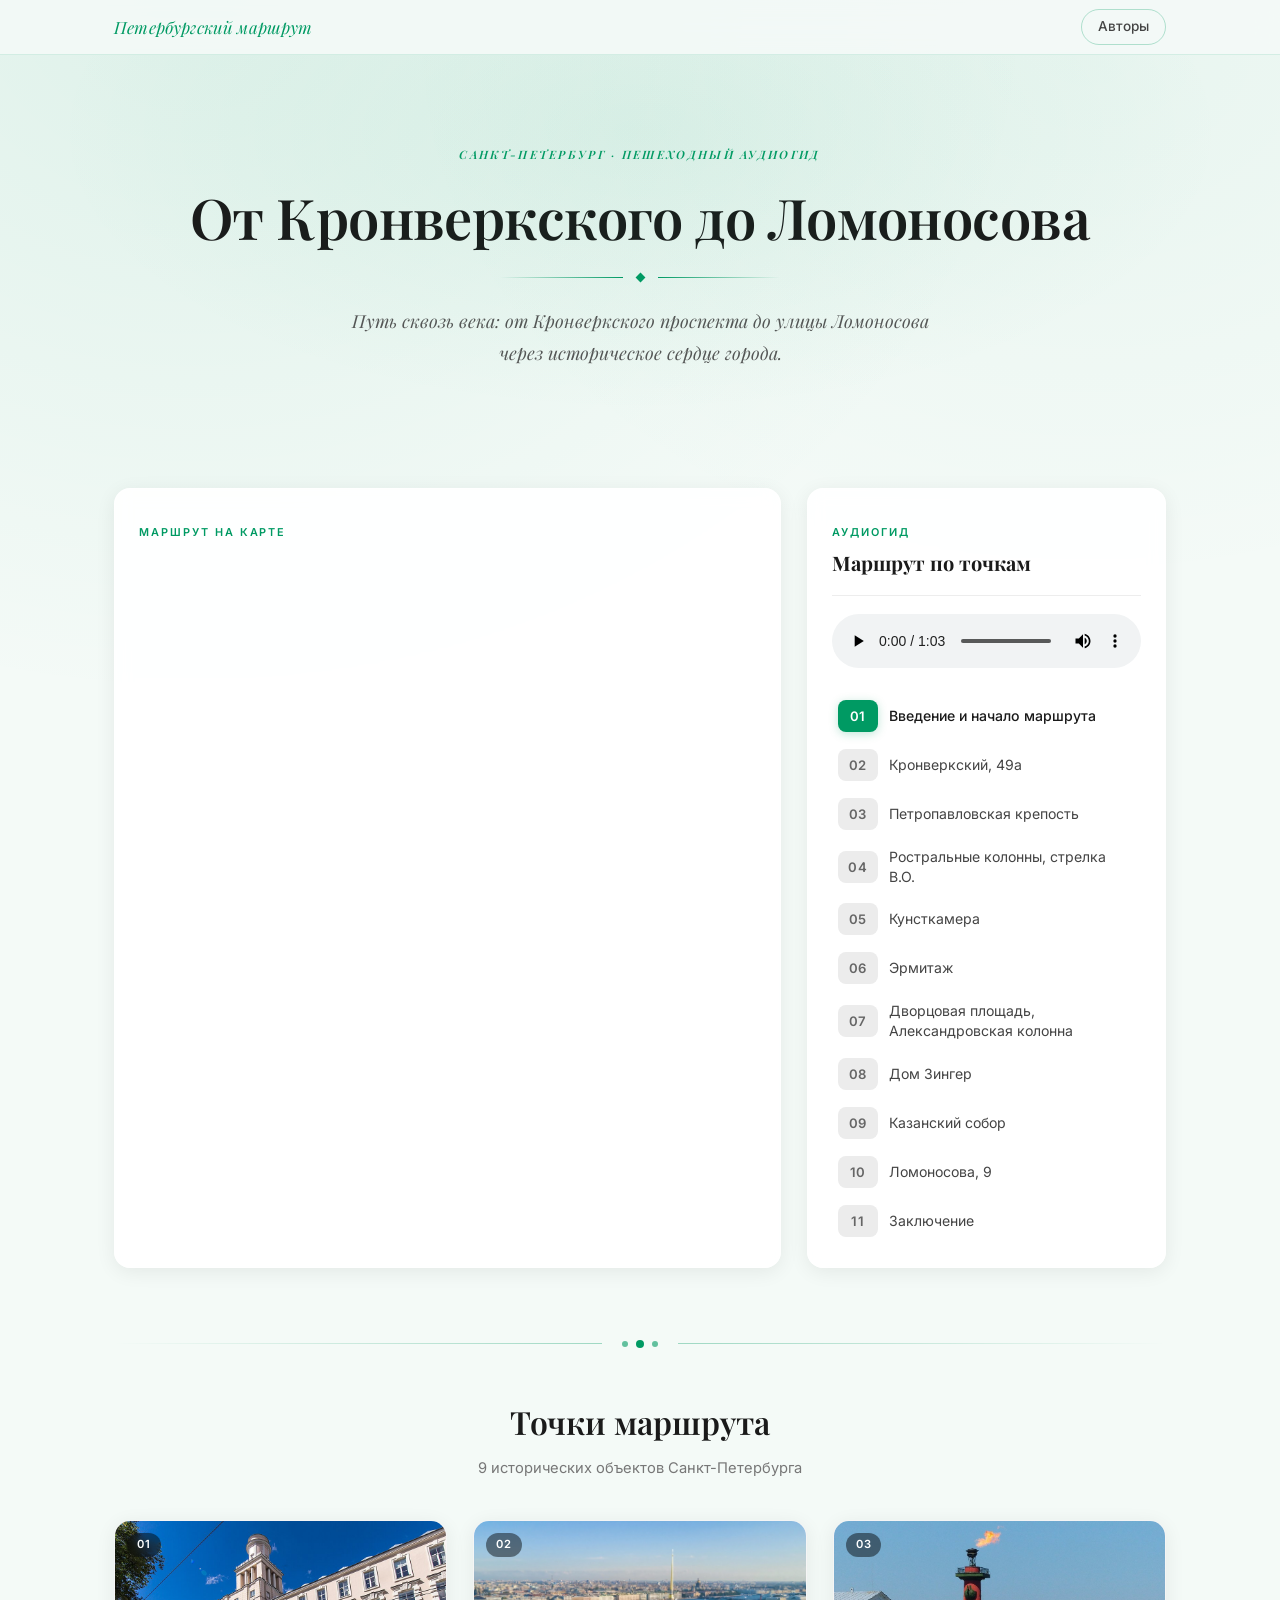
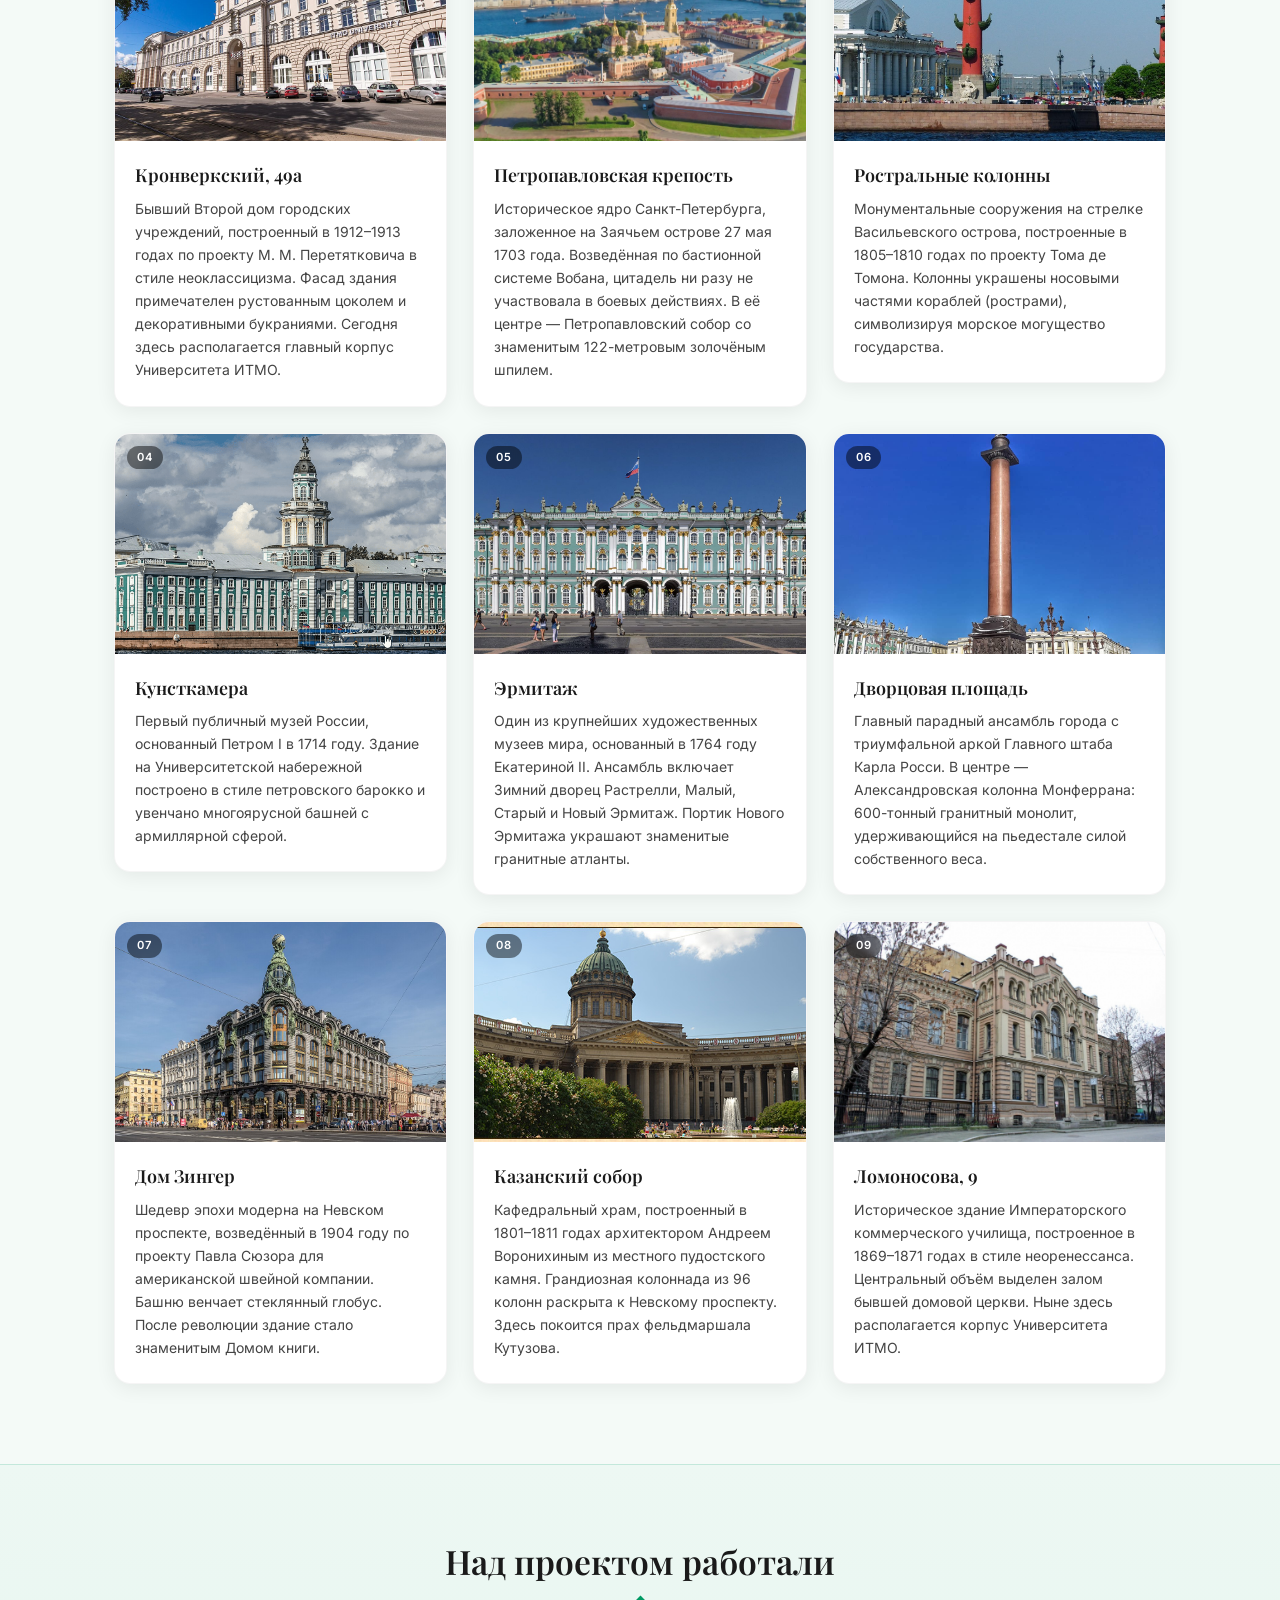
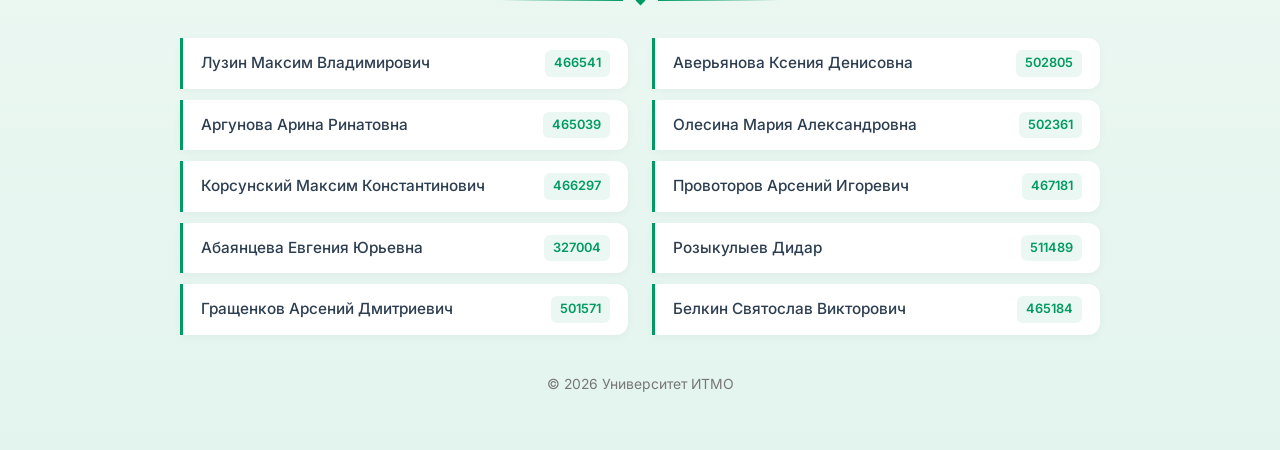
<file: index.html>
<!DOCTYPE html>
<html lang="ru">
<head>
    <meta charset="UTF-8">
    <meta name="viewport" content="width=device-width, initial-scale=1.0">
    <title>Экскурсия "От Кронверкского до Ломоносова"</title>
    <link rel="preconnect" href="https://fonts.googleapis.com">
    <link rel="preconnect" href="https://fonts.gstatic.com" crossorigin>
    <link rel="stylesheet" href="css/index.css">
</head>

<body>

    <nav class="site-nav">
        <div class="nav-inner">
            <span class="nav-brand">Петербургский маршрут</span>
            <a class="nav-link" href="#authors">Авторы</a>
        </div>
    </nav>

    <header>
        <div class="container">
            <p class="header-eyebrow">Санкт-Петербург · Пешеходный аудиогид</p>
            <h1>От Кронверкского до Ломоносова</h1>
            <div class="ornament">
                <div class="ornament-diamond"></div>
            </div>
            <p>Путь сквозь века: от Кронверкского проспекта до улицы Ломоносова через историческое сердце города.</p>
        </div>
    </header>

    <div class="container">
        <div class="content-grid reveal">

            <section class="map-container">
                <p class="section-label">Маршрут на карте</p>
                <iframe src="https://www.google.com/maps/d/embed?mid=1oAtdadU5UYcWlBfUVZkDIhF2QjbYnNc&ehbc=2E312F" width="100%" height="400"></iframe>
            </section>

            <section class="audio-container">
                <p class="section-label">Аудиогид</p>
                <h3 class="timeline-title">Маршрут по точкам</h3>

                <audio id="audio-player" controls>
                    <source id="audio-source" src="mp3/Вступление_01.mp3" type="audio/mp3">
                    Ваш браузер не поддерживает воспроизведение аудио.
                </audio>

                <ul class="timeline-list">
                    <li class="timeline-item active-track">
                        <button class="time-link active" onclick="playTrack('mp3/Вступление_01.mp3', this)">01</button>
                        <span class="timeline-item-label">Введение и начало маршрута</span>
                        <span class="playing-bars"><span></span><span></span><span></span></span>
                    </li>
                    <li class="timeline-item">
                        <button class="time-link" onclick="playTrack('mp3/Кронверский.mp3', this)">02</button>
                        <span class="timeline-item-label">Кронверкский, 49а</span>
                        <span class="playing-bars"><span></span><span></span><span></span></span>
                    </li>
                    <li class="timeline-item">
                        <button class="time-link" onclick="playTrack('mp3/Петропавловская крепость_01.mp3', this)">03</button>
                        <span class="timeline-item-label">Петропавловская крепость</span>
                        <span class="playing-bars"><span></span><span></span><span></span></span>
                    </li>
                    <li class="timeline-item">
                        <button class="time-link" onclick="playTrack('mp3/Ростралльные колонны_01.mp3', this)">04</button>
                        <span class="timeline-item-label">Ростральные колонны, стрелка В.О.</span>
                        <span class="playing-bars"><span></span><span></span><span></span></span>
                    </li>
                    <li class="timeline-item">
                        <button class="time-link" onclick="playTrack('mp3/Кунсткамера_01.mp3', this)">05</button>
                        <span class="timeline-item-label">Кунсткамера</span>
                        <span class="playing-bars"><span></span><span></span><span></span></span>
                    </li>
                    <li class="timeline-item">
                        <button class="time-link" onclick="playTrack('mp3/Эрмитаж_01.mp3', this)">06</button>
                        <span class="timeline-item-label">Эрмитаж</span>
                        <span class="playing-bars"><span></span><span></span><span></span></span>
                    </li>
                    <li class="timeline-item">
                        <button class="time-link" onclick="playTrack('mp3/Дворцовая площадь_01.mp3', this)">07</button>
                        <span class="timeline-item-label">Дворцовая площадь, Александровская колонна</span>
                        <span class="playing-bars"><span></span><span></span><span></span></span>
                    </li>
                    <li class="timeline-item">
                        <button class="time-link" onclick="playTrack('mp3/Дом Зингер_01.mp3', this)">08</button>
                        <span class="timeline-item-label">Дом Зингер</span>
                        <span class="playing-bars"><span></span><span></span><span></span></span>
                    </li>
                    <li class="timeline-item">
                        <button class="time-link" onclick="playTrack('mp3/Казанский собор_01.mp3', this)">09</button>
                        <span class="timeline-item-label">Казанский собор</span>
                        <span class="playing-bars"><span></span><span></span><span></span></span>
                    </li>
                    <li class="timeline-item">
                        <button class="time-link" onclick="playTrack('mp3/Ломоносова9_01.mp3', this)">10</button>
                        <span class="timeline-item-label">Ломоносова, 9</span>
                        <span class="playing-bars"><span></span><span></span><span></span></span>
                    </li>
                    <li class="timeline-item">
                        <button class="time-link" onclick="playTrack('mp3/Заключение_01.mp3', this)">11</button>
                        <span class="timeline-item-label">Заключение</span>
                        <span class="playing-bars"><span></span><span></span><span></span></span>
                    </li>
                </ul>
            </section>

        </div>

        <div class="section-divider">
            <div class="section-divider-inner">
                <div class="section-divider-dot"></div>
                <div class="section-divider-dot"></div>
                <div class="section-divider-dot"></div>
            </div>
        </div>

        <section class="landmarks-section">
            <h2>Точки маршрута</h2>
            <p class="section-subtitle">9 исторических объектов Санкт-Петербурга</p>
            <div class="landmarks-grid">

                <a href="pages/kronverksky.html" class="landmark-card-link reveal reveal-d1">
                <article class="landmark-card">
                    <div class="card-img-wrap">
                        <img src="img/ITMO_University's_main_building,_August_2016.jpg" alt="Кронверкский, 49а">
                        <span class="card-number">01</span>
                    </div>
                    <div class="landmark-card-content">
                        <h3>Кронверкский, 49а</h3>
                        <p>Бывший Второй дом городских учреждений, построенный в 1912–1913 годах по проекту М. М. Перетятковича в стиле неоклассицизма. Фасад здания примечателен рустованным цоколем и декоративными букраниями. Сегодня здесь располагается главный корпус Университета ИТМО.</p>
                    </div>
                </article>
                </a>

                <a href="pages/petropavlovsk.html" class="landmark-card-link reveal reveal-d2">
                <article class="landmark-card">
                    <div class="card-img-wrap">
                        <img src="img/petropavl-main-e1596915227647-1536x937.jpg" alt="Петропавловская крепость">
                        <span class="card-number">02</span>
                    </div>
                    <div class="landmark-card-content">
                        <h3>Петропавловская крепость</h3>
                        <p>Историческое ядро Санкт-Петербурга, заложенное на Заячьем острове 27 мая 1703 года. Возведённая по бастионной системе Вобана, цитадель ни разу не участвовала в боевых действиях. В её центре — Петропавловский собор со знаменитым 122-метровым золочёным шпилем.</p>
                    </div>
                </article>
                </a>

                <a href="pages/rostral.html" class="landmark-card-link reveal reveal-d3">
                <article class="landmark-card">
                    <div class="card-img-wrap">
                        <img src="img/7ee628d9fce77bdc094ca226314439a9.jpg" alt="Ростральные колонны">
                        <span class="card-number">03</span>
                    </div>
                    <div class="landmark-card-content">
                        <h3>Ростральные колонны</h3>
                        <p>Монументальные сооружения на стрелке Васильевского острова, построенные в 1805–1810 годах по проекту Тома де Томона. Колонны украшены носовыми частями кораблей (рострами), символизируя морское могущество государства.</p>
                    </div>
                </article>
                </a>

                <a href="pages/kunstkamera.html" class="landmark-card-link reveal reveal-d1">
                <article class="landmark-card">
                    <div class="card-img-wrap">
                        <img src="img/img_5cdb340119dc0.png" alt="Кунсткамера">
                        <span class="card-number">04</span>
                    </div>
                    <div class="landmark-card-content">
                        <h3>Кунсткамера</h3>
                        <p>Первый публичный музей России, основанный Петром I в 1714 году. Здание на Университетской набережной построено в стиле петровского барокко и увенчано многоярусной башней с армиллярной сферой.</p>
                    </div>
                </article>
                </a>

                <a href="pages/hermitage.html" class="landmark-card-link reveal reveal-d2">
                <article class="landmark-card">
                    <div class="card-img-wrap">
                        <img src="img/ermitag1-1536x762.jpg" alt="Эрмитаж">
                        <span class="card-number">05</span>
                    </div>
                    <div class="landmark-card-content">
                        <h3>Эрмитаж</h3>
                        <p>Один из крупнейших художественных музеев мира, основанный в 1764 году Екатериной II. Ансамбль включает Зимний дворец Растрелли, Малый, Старый и Новый Эрмитаж. Портик Нового Эрмитажа украшают знаменитые гранитные атланты.</p>
                    </div>
                </article>
                </a>

                <a href="pages/palace.html" class="landmark-card-link reveal reveal-d3">
                <article class="landmark-card">
                    <div class="card-img-wrap">
                        <img src="img/5624382538.jpg" alt="Дворцовая площадь, Александровская колонна">
                        <span class="card-number">06</span>
                    </div>
                    <div class="landmark-card-content">
                        <h3>Дворцовая площадь</h3>
                        <p>Главный парадный ансамбль города с триумфальной аркой Главного штаба Карла Росси. В центре — Александровская колонна Монферрана: 600-тонный гранитный монолит, удерживающийся на пьедестале силой собственного веса.</p>
                    </div>
                </article>
                </a>

                <a href="pages/singer.html" class="landmark-card-link reveal reveal-d1">
                <article class="landmark-card">
                    <div class="card-img-wrap">
                        <img src="img/Singer_House_SPB_01.jpg" alt="Дом Зингер">
                        <span class="card-number">07</span>
                    </div>
                    <div class="landmark-card-content">
                        <h3>Дом Зингер</h3>
                        <p>Шедевр эпохи модерна на Невском проспекте, возведённый в 1904 году по проекту Павла Сюзора для американской швейной компании. Башню венчает стеклянный глобус. После революции здание стало знаменитым Домом книги.</p>
                    </div>
                </article>
                </a>

                <a href="pages/kazan.html" class="landmark-card-link reveal reveal-d2">
                <article class="landmark-card">
                    <div class="card-img-wrap">
                        <img src="img/Kazan-cathedral-50001.jpg" alt="Казанский собор">
                        <span class="card-number">08</span>
                    </div>
                    <div class="landmark-card-content">
                        <h3>Казанский собор</h3>
                        <p>Кафедральный храм, построенный в 1801–1811 годах архитектором Андреем Воронихиным из местного пудостского камня. Грандиозная колоннада из 96 колонн раскрыта к Невскому проспекту. Здесь покоится прах фельдмаршала Кутузова.</p>
                    </div>
                </article>
                </a>

                <a href="pages/lomonosova.html" class="landmark-card-link reveal reveal-d3">
                <article class="landmark-card">
                    <div class="card-img-wrap">
                        <img src="img/p8272.jpg" alt="Ломоносова, 9">
                        <span class="card-number">09</span>
                    </div>
                    <div class="landmark-card-content">
                        <h3>Ломоносова, 9</h3>
                        <p>Историческое здание Императорского коммерческого училища, построенное в 1869–1871 годах в стиле неоренессанса. Центральный объём выделен залом бывшей домовой церкви. Ныне здесь располагается корпус Университета ИТМО.</p>
                    </div>
                </article>
                </a>

            </div>
        </section>
    </div>


    <footer id="authors">
        <div class="container">
            <h2 class="authors-title">Над проектом работали</h2>
            <div class="ornament" style="margin-bottom: 0;">
                <div class="ornament-diamond"></div>
            </div>

            <div class="authors-grid">
                <div class="author-item">
                    <span class="author-name">Лузин Максим Владимирович</span>
                    <span class="author-id">466541</span>
                </div>
                <div class="author-item">
                    <span class="author-name">Аверьянова Ксения Денисовна</span>
                    <span class="author-id">502805</span>
                </div>
                <div class="author-item">
                    <span class="author-name">Аргунова Арина Ринатовна</span>
                    <span class="author-id">465039</span>
                </div>
                <div class="author-item">
                    <span class="author-name">Олесина Мария Александровна</span>
                    <span class="author-id">502361</span>
                </div>
                <div class="author-item">
                    <span class="author-name">Корсунский Максим Константинович</span>
                    <span class="author-id">466297</span>
                </div>
                <div class="author-item">
                    <span class="author-name">Провоторов Арсений Игоревич</span>
                    <span class="author-id">467181</span>
                </div>
                <div class="author-item">
                    <span class="author-name">Абаянцева Евгения Юрьевна</span>
                    <span class="author-id">327004</span>
                </div>
                <div class="author-item">
                    <span class="author-name">Розыкулыев Дидар</span>
                    <span class="author-id">511489</span>
                </div>
                <div class="author-item">
                    <span class="author-name">Гращенков Арсений Дмитриевич</span>
                    <span class="author-id">501571</span>
                </div>
                <div class="author-item">
                    <span class="author-name">Белкин Святослав Викторович</span>
                    <span class="author-id">465184</span>
                </div>
            </div>

            <p class="copyright">&copy; 2026 Университет ИТМО</p>
        </div>
    </footer>

    <script>
        function playTrack(audioPath, buttonElement) {
            const player = document.getElementById('audio-player');
            const source = document.getElementById('audio-source');

            source.src = audioPath;
            player.load();
            player.play();

            document.querySelectorAll('.time-link').forEach(btn => btn.classList.remove('active'));
            document.querySelectorAll('.timeline-item').forEach(item => item.classList.remove('active-track'));

            buttonElement.classList.add('active');
            buttonElement.closest('.timeline-item').classList.add('active-track');
        }

        const observer = new IntersectionObserver((entries) => {
            entries.forEach(e => {
                if (e.isIntersecting) {
                    e.target.classList.add('visible');
                    observer.unobserve(e.target);
                }
            });
        }, { threshold: 0.1 });

        document.querySelectorAll('.reveal').forEach(el => observer.observe(el));
    </script>
</body>
</html>
</file>
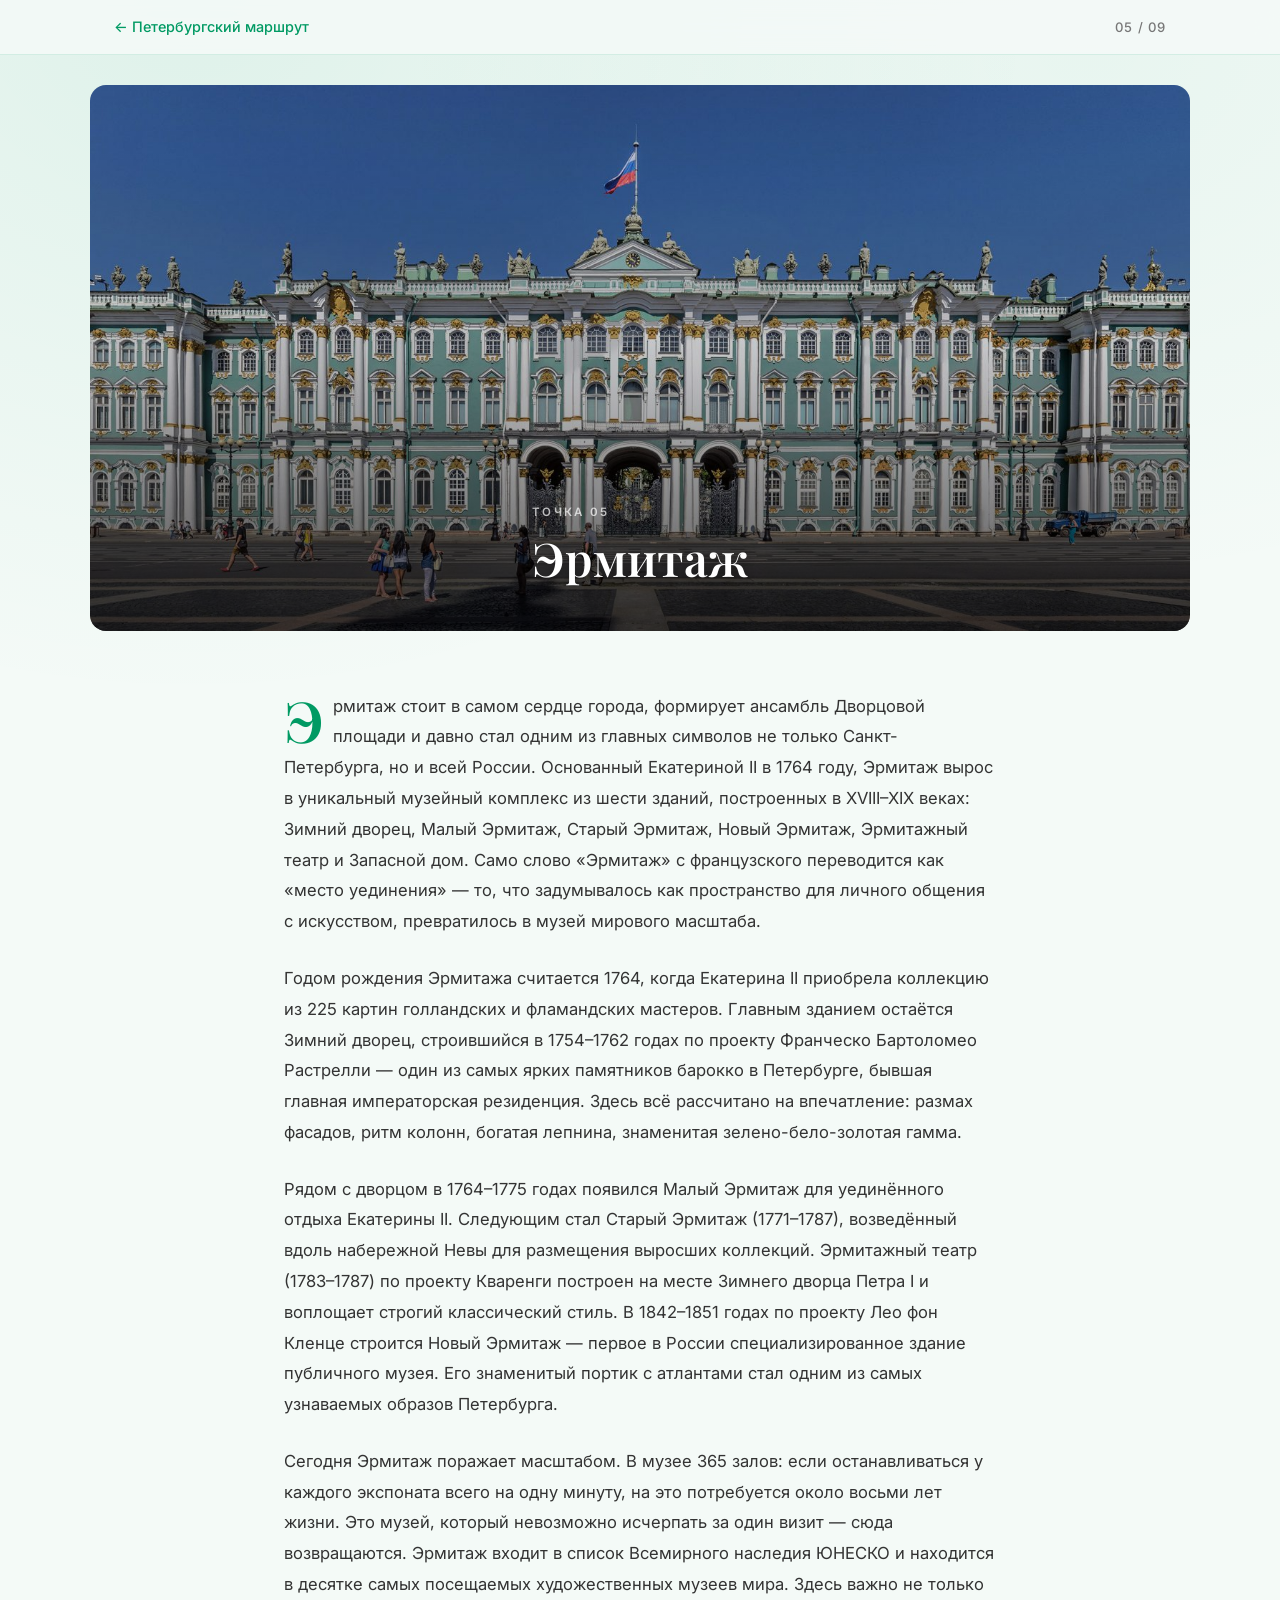
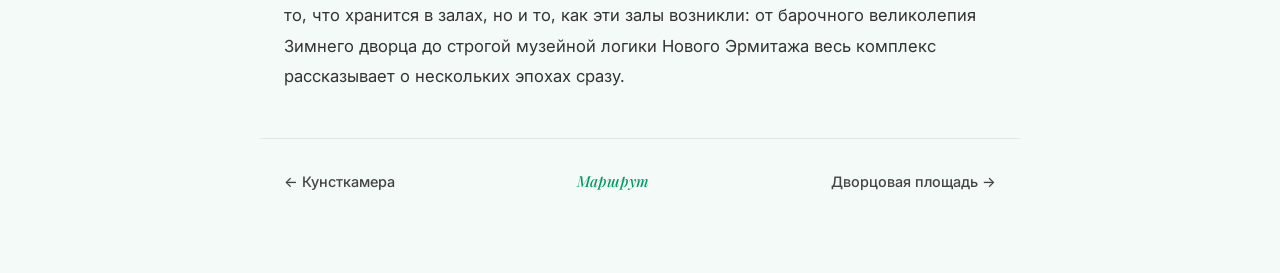
<file: pages/hermitage.html>
<!DOCTYPE html>
<html lang="ru">
<head>
    <meta charset="UTF-8">
    <meta name="viewport" content="width=device-width, initial-scale=1.0">
    <title>Эрмитаж — Петербургский маршрут</title>
    <link rel="preconnect" href="https://fonts.googleapis.com">
    <link rel="preconnect" href="https://fonts.gstatic.com" crossorigin>
    <link rel="stylesheet" href="../css/index.css?v=3">
</head>
<body>

    <nav class="site-nav">
        <div class="nav-inner">
            <a class="nav-back" href="../index.html">&#8592; Петербургский маршрут</a>
            <span class="nav-page-num">05 / 09</span>
        </div>
    </nav>

    <div class="detail-hero">
        <img src="../img/ermitag1-1536x762.jpg" alt="Эрмитаж">
        <div class="detail-hero-overlay">
            <div class="container">
                <p class="header-eyebrow">Точка 05</p>
                <h1>Эрмитаж</h1>
            </div>
        </div>
    </div>

    <article class="detail-article">
        <p>Эрмитаж стоит в самом сердце города, формирует ансамбль Дворцовой площади и давно стал одним из главных символов не только Санкт-Петербурга, но и всей России. Основанный Екатериной II в 1764 году, Эрмитаж вырос в уникальный музейный комплекс из шести зданий, построенных в XVIII–XIX веках: Зимний дворец, Малый Эрмитаж, Старый Эрмитаж, Новый Эрмитаж, Эрмитажный театр и Запасной дом. Само слово «Эрмитаж» с французского переводится как «место уединения» — то, что задумывалось как пространство для личного общения с искусством, превратилось в музей мирового масштаба.</p>
        <p>Годом рождения Эрмитажа считается 1764, когда Екатерина II приобрела коллекцию из 225 картин голландских и фламандских мастеров. Главным зданием остаётся Зимний дворец, строившийся в 1754–1762 годах по проекту Франческо Бартоломео Растрелли — один из самых ярких памятников барокко в Петербурге, бывшая главная императорская резиденция. Здесь всё рассчитано на впечатление: размах фасадов, ритм колонн, богатая лепнина, знаменитая зелено-бело-золотая гамма.</p>
        <p>Рядом с дворцом в 1764–1775 годах появился Малый Эрмитаж для уединённого отдыха Екатерины II. Следующим стал Старый Эрмитаж (1771–1787), возведённый вдоль набережной Невы для размещения выросших коллекций. Эрмитажный театр (1783–1787) по проекту Кваренги построен на месте Зимнего дворца Петра I и воплощает строгий классический стиль. В 1842–1851 годах по проекту Лео фон Кленце строится Новый Эрмитаж — первое в России специализированное здание публичного музея. Его знаменитый портик с атлантами стал одним из самых узнаваемых образов Петербурга.</p>
        <p>Сегодня Эрмитаж поражает масштабом. В музее 365 залов: если останавливаться у каждого экспоната всего на одну минуту, на это потребуется около восьми лет жизни. Это музей, который невозможно исчерпать за один визит — сюда возвращаются. Эрмитаж входит в список Всемирного наследия ЮНЕСКО и находится в десятке самых посещаемых художественных музеев мира. Здесь важно не только то, что хранится в залах, но и то, как эти залы возникли: от барочного великолепия Зимнего дворца до строгой музейной логики Нового Эрмитажа весь комплекс рассказывает о нескольких эпохах сразу.</p>
    </article>

    <nav class="detail-pagination">
        <a href="kunstkamera.html">&#8592; Кунсткамера</a>
        <a class="home-link" href="../index.html">Маршрут</a>
        <a href="palace.html">Дворцовая площадь &#8594;</a>
    </nav>

</body>
</html>
</file>
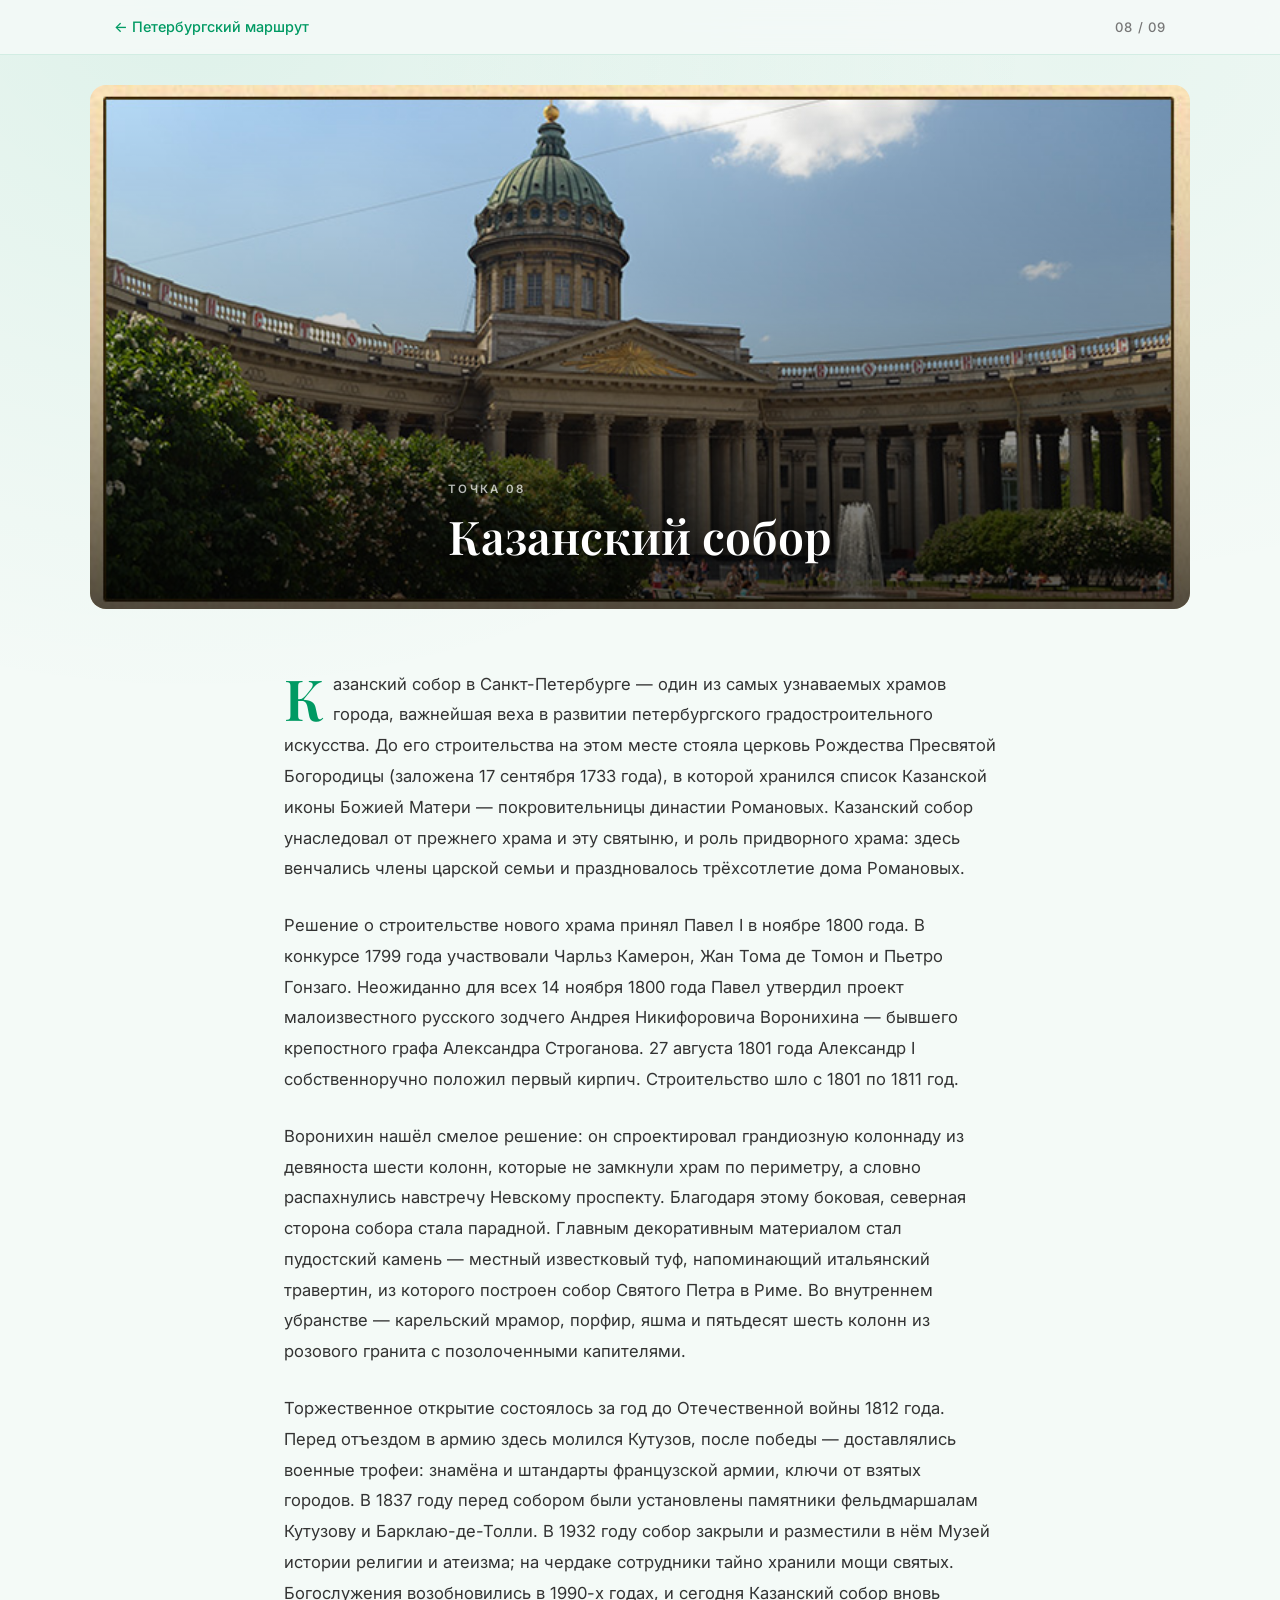
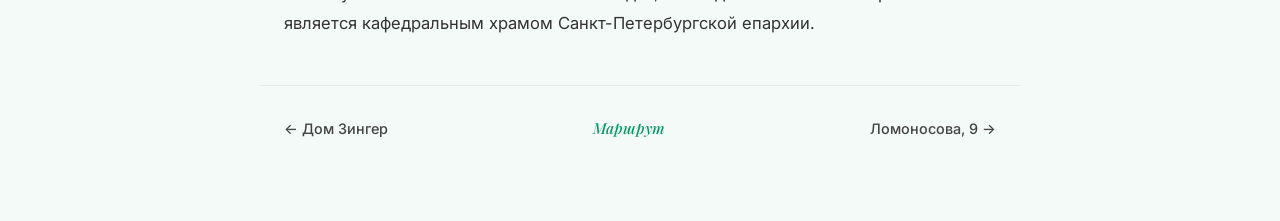
<file: pages/kazan.html>
<!DOCTYPE html>
<html lang="ru">
<head>
    <meta charset="UTF-8">
    <meta name="viewport" content="width=device-width, initial-scale=1.0">
    <title>Казанский собор — Петербургский маршрут</title>
    <link rel="preconnect" href="https://fonts.googleapis.com">
    <link rel="preconnect" href="https://fonts.gstatic.com" crossorigin>
    <link rel="stylesheet" href="../css/index.css?v=3">
</head>
<body>

    <nav class="site-nav">
        <div class="nav-inner">
            <a class="nav-back" href="../index.html">&#8592; Петербургский маршрут</a>
            <span class="nav-page-num">08 / 09</span>
        </div>
    </nav>

    <div class="detail-hero">
        <img src="../img/Kazan-cathedral-50001.jpg" alt="Казанский собор">
        <div class="detail-hero-overlay">
            <div class="container">
                <p class="header-eyebrow">Точка 08</p>
                <h1>Казанский собор</h1>
            </div>
        </div>
    </div>

    <article class="detail-article">
        <p>Казанский собор в Санкт-Петербурге — один из самых узнаваемых храмов города, важнейшая веха в развитии петербургского градостроительного искусства. До его строительства на этом месте стояла церковь Рождества Пресвятой Богородицы (заложена 17 сентября 1733 года), в которой хранился список Казанской иконы Божией Матери — покровительницы династии Романовых. Казанский собор унаследовал от прежнего храма и эту святыню, и роль придворного храма: здесь венчались члены царской семьи и праздновалось трёхсотлетие дома Романовых.</p>
        <p>Решение о строительстве нового храма принял Павел I в ноябре 1800 года. В конкурсе 1799 года участвовали Чарльз Камерон, Жан Тома де Томон и Пьетро Гонзаго. Неожиданно для всех 14 ноября 1800 года Павел утвердил проект малоизвестного русского зодчего Андрея Никифоровича Воронихина — бывшего крепостного графа Александра Строганова. 27 августа 1801 года Александр I собственноручно положил первый кирпич. Строительство шло с 1801 по 1811 год.</p>
        <p>Воронихин нашёл смелое решение: он спроектировал грандиозную колоннаду из девяноста шести колонн, которые не замкнули храм по периметру, а словно распахнулись навстречу Невскому проспекту. Благодаря этому боковая, северная сторона собора стала парадной. Главным декоративным материалом стал пудостский камень — местный известковый туф, напоминающий итальянский травертин, из которого построен собор Святого Петра в Риме. Во внутреннем убранстве — карельский мрамор, порфир, яшма и пятьдесят шесть колонн из розового гранита с позолоченными капителями.</p>
        <p>Торжественное открытие состоялось за год до Отечественной войны 1812 года. Перед отъездом в армию здесь молился Кутузов, после победы — доставлялись военные трофеи: знамёна и штандарты французской армии, ключи от взятых городов. В 1837 году перед собором были установлены памятники фельдмаршалам Кутузову и Барклаю-де-Толли. В 1932 году собор закрыли и разместили в нём Музей истории религии и атеизма; на чердаке сотрудники тайно хранили мощи святых. Богослужения возобновились в 1990-х годах, и сегодня Казанский собор вновь является кафедральным храмом Санкт-Петербургской епархии.</p>
    </article>

    <nav class="detail-pagination">
        <a href="singer.html">&#8592; Дом Зингер</a>
        <a class="home-link" href="../index.html">Маршрут</a>
        <a href="lomonosova.html">Ломоносова, 9 &#8594;</a>
    </nav>

</body>
</html>
</file>
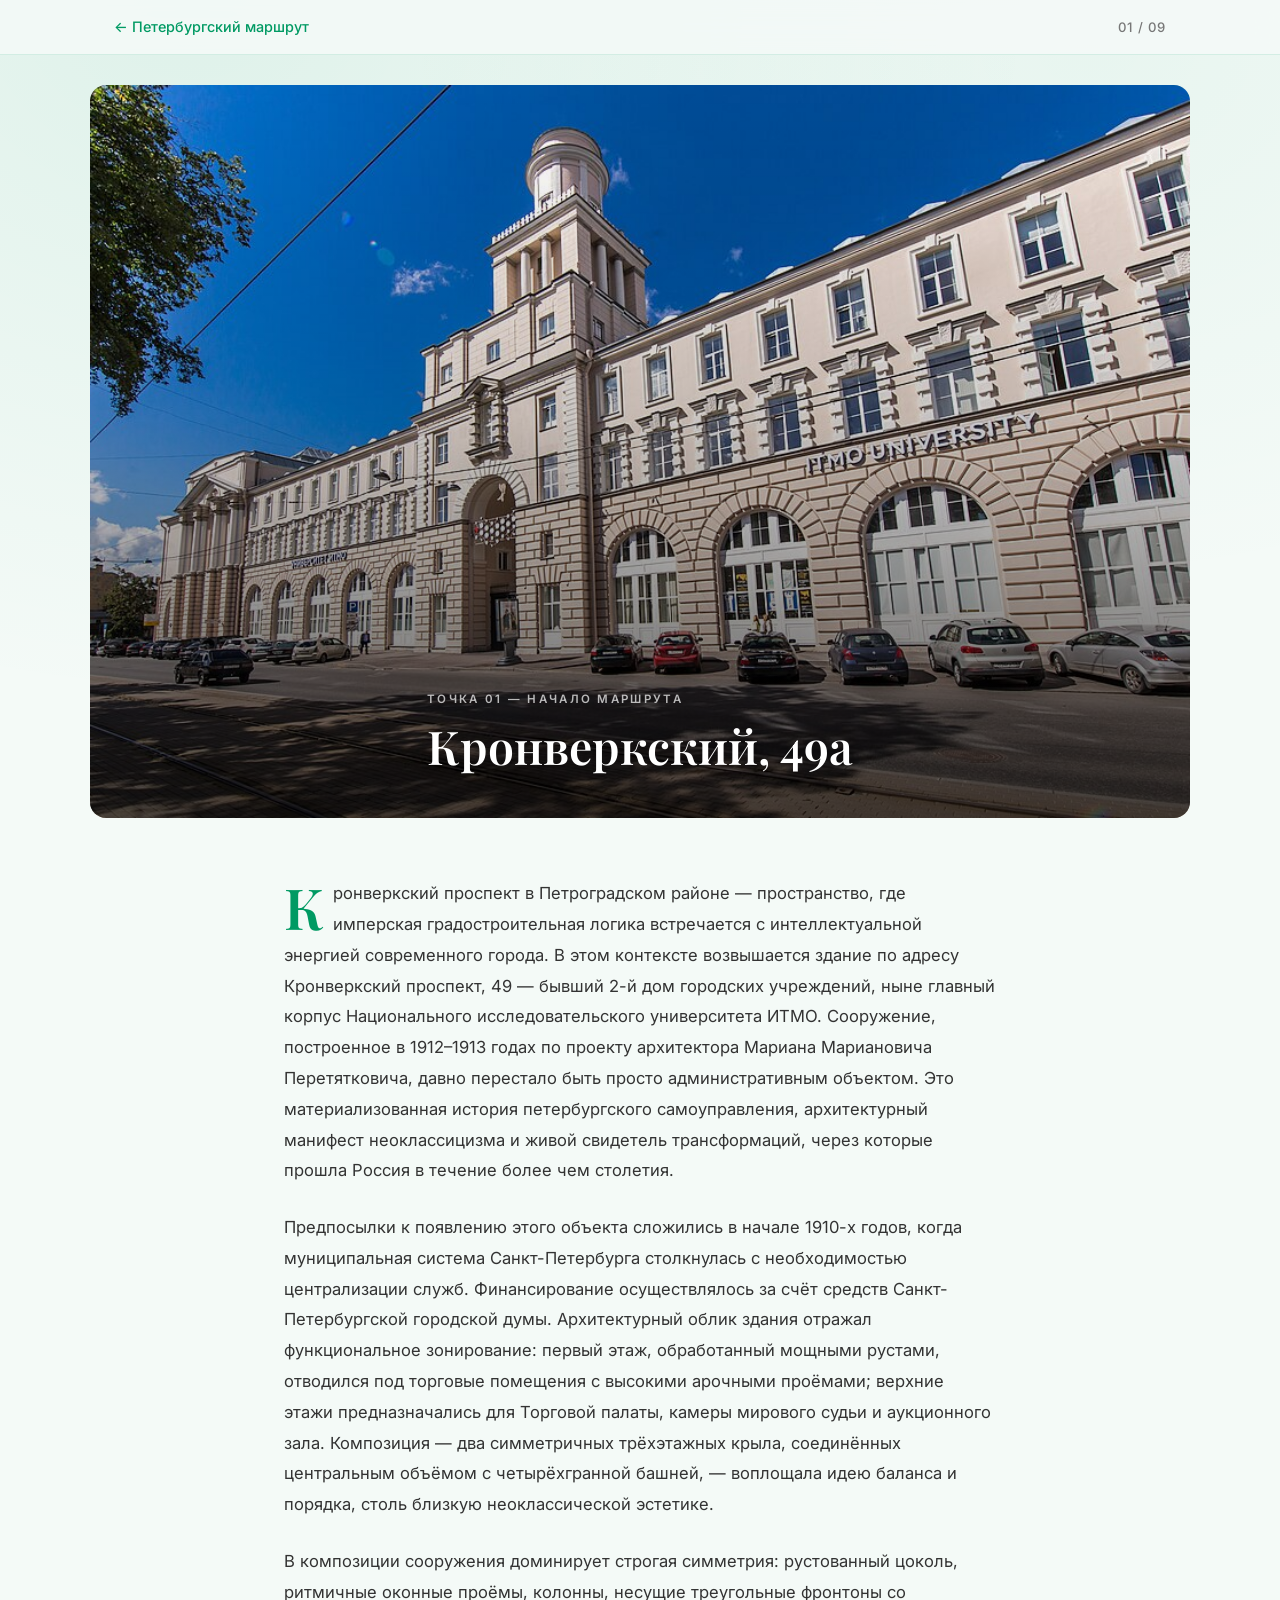
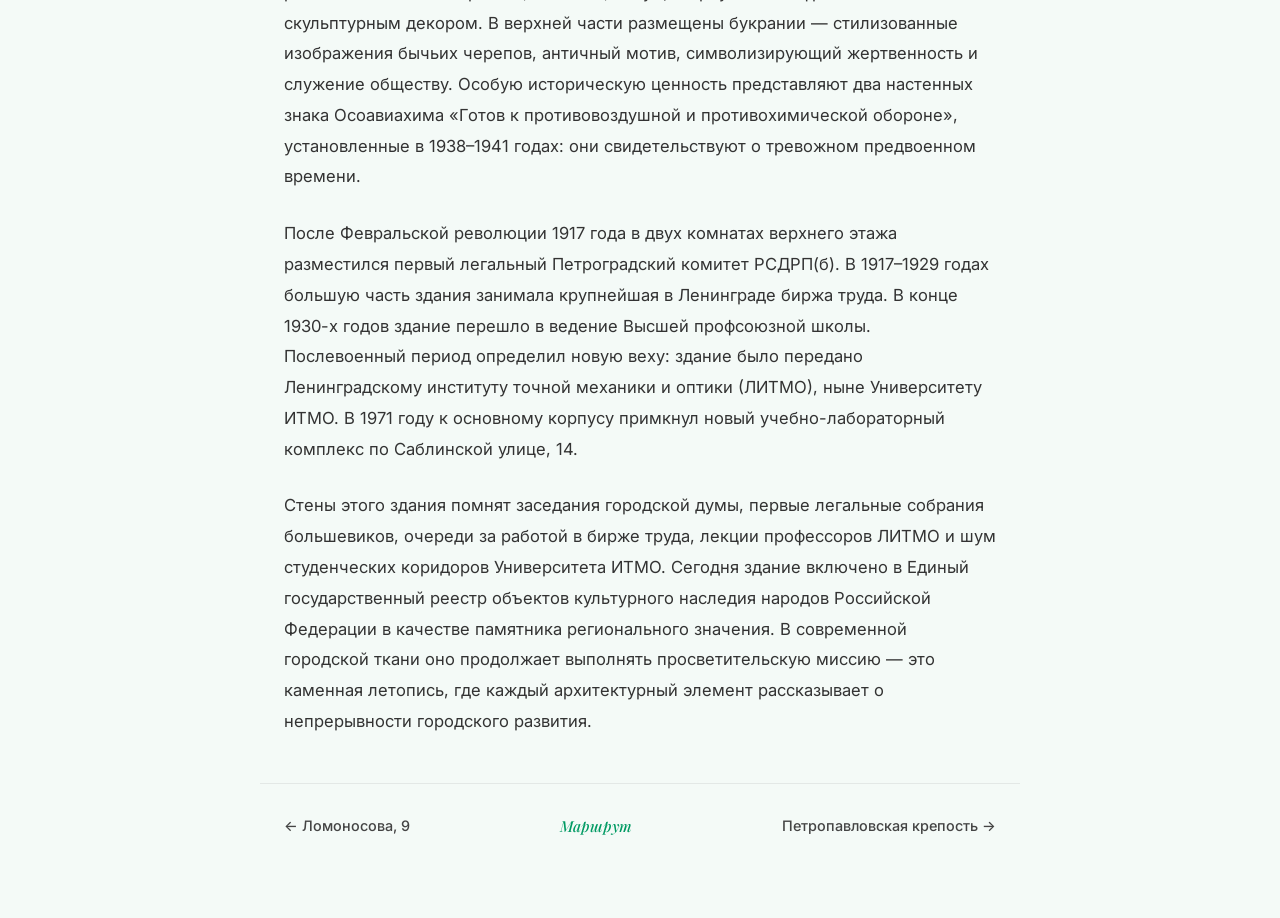
<file: pages/kronverksky.html>
<!DOCTYPE html>
<html lang="ru">
<head>
    <meta charset="UTF-8">
    <meta name="viewport" content="width=device-width, initial-scale=1.0">
    <title>Кронверкский, 49а — Петербургский маршрут</title>
    <link rel="preconnect" href="https://fonts.googleapis.com">
    <link rel="preconnect" href="https://fonts.gstatic.com" crossorigin>
    <link rel="stylesheet" href="../css/index.css?v=3">
</head>
<body>

    <nav class="site-nav">
        <div class="nav-inner">
            <a class="nav-back" href="../index.html">&#8592; Петербургский маршрут</a>
            <span class="nav-page-num">01 / 09</span>
        </div>
    </nav>

    <div class="detail-hero">
        <img src="../img/ITMO_University's_main_building,_August_2016.jpg" alt="Кронверкский, 49а">
        <div class="detail-hero-overlay">
            <div class="container">
                <p class="header-eyebrow">Точка 01 — Начало маршрута</p>
                <h1>Кронверкский, 49а</h1>
            </div>
        </div>
    </div>

    <article class="detail-article">
        <p>Кронверкский проспект в Петроградском районе — пространство, где имперская градостроительная логика встречается с интеллектуальной энергией современного города. В этом контексте возвышается здание по адресу Кронверкский проспект, 49 — бывший 2-й дом городских учреждений, ныне главный корпус Национального исследовательского университета ИТМО. Сооружение, построенное в 1912–1913 годах по проекту архитектора Мариана Мариановича Перетятковича, давно перестало быть просто административным объектом. Это материализованная история петербургского самоуправления, архитектурный манифест неоклассицизма и живой свидетель трансформаций, через которые прошла Россия в течение более чем столетия.</p>
        <p>Предпосылки к появлению этого объекта сложились в начале 1910-х годов, когда муниципальная система Санкт-Петербурга столкнулась с необходимостью централизации служб. Финансирование осуществлялось за счёт средств Санкт-Петербургской городской думы. Архитектурный облик здания отражал функциональное зонирование: первый этаж, обработанный мощными рустами, отводился под торговые помещения с высокими арочными проёмами; верхние этажи предназначались для Торговой палаты, камеры мирового судьи и аукционного зала. Композиция — два симметричных трёхэтажных крыла, соединённых центральным объёмом с четырёхгранной башней, — воплощала идею баланса и порядка, столь близкую неоклассической эстетике.</p>
        <p>В композиции сооружения доминирует строгая симметрия: рустованный цоколь, ритмичные оконные проёмы, колонны, несущие треугольные фронтоны со скульптурным декором. В верхней части размещены букрании — стилизованные изображения бычьих черепов, античный мотив, символизирующий жертвенность и служение обществу. Особую историческую ценность представляют два настенных знака Осоавиахима «Готов к противовоздушной и противохимической обороне», установленные в 1938–1941 годах: они свидетельствуют о тревожном предвоенном времени.</p>
        <p>После Февральской революции 1917 года в двух комнатах верхнего этажа разместился первый легальный Петроградский комитет РСДРП(б). В 1917–1929 годах большую часть здания занимала крупнейшая в Ленинграде биржа труда. В конце 1930-х годов здание перешло в ведение Высшей профсоюзной школы. Послевоенный период определил новую веху: здание было передано Ленинградскому институту точной механики и оптики (ЛИТМО), ныне Университету ИТМО. В 1971 году к основному корпусу примкнул новый учебно-лабораторный комплекс по Саблинской улице, 14.</p>
        <p>Стены этого здания помнят заседания городской думы, первые легальные собрания большевиков, очереди за работой в бирже труда, лекции профессоров ЛИТМО и шум студенческих коридоров Университета ИТМО. Сегодня здание включено в Единый государственный реестр объектов культурного наследия народов Российской Федерации в качестве памятника регионального значения. В современной городской ткани оно продолжает выполнять просветительскую миссию — это каменная летопись, где каждый архитектурный элемент рассказывает о непрерывности городского развития.</p>
    </article>

    <nav class="detail-pagination">
        <a href="lomonosova.html">&#8592; Ломоносова, 9</a>
        <a class="home-link" href="../index.html">Маршрут</a>
        <a href="petropavlovsk.html">Петропавловская крепость &#8594;</a>
    </nav>

</body>
</html>
</file>
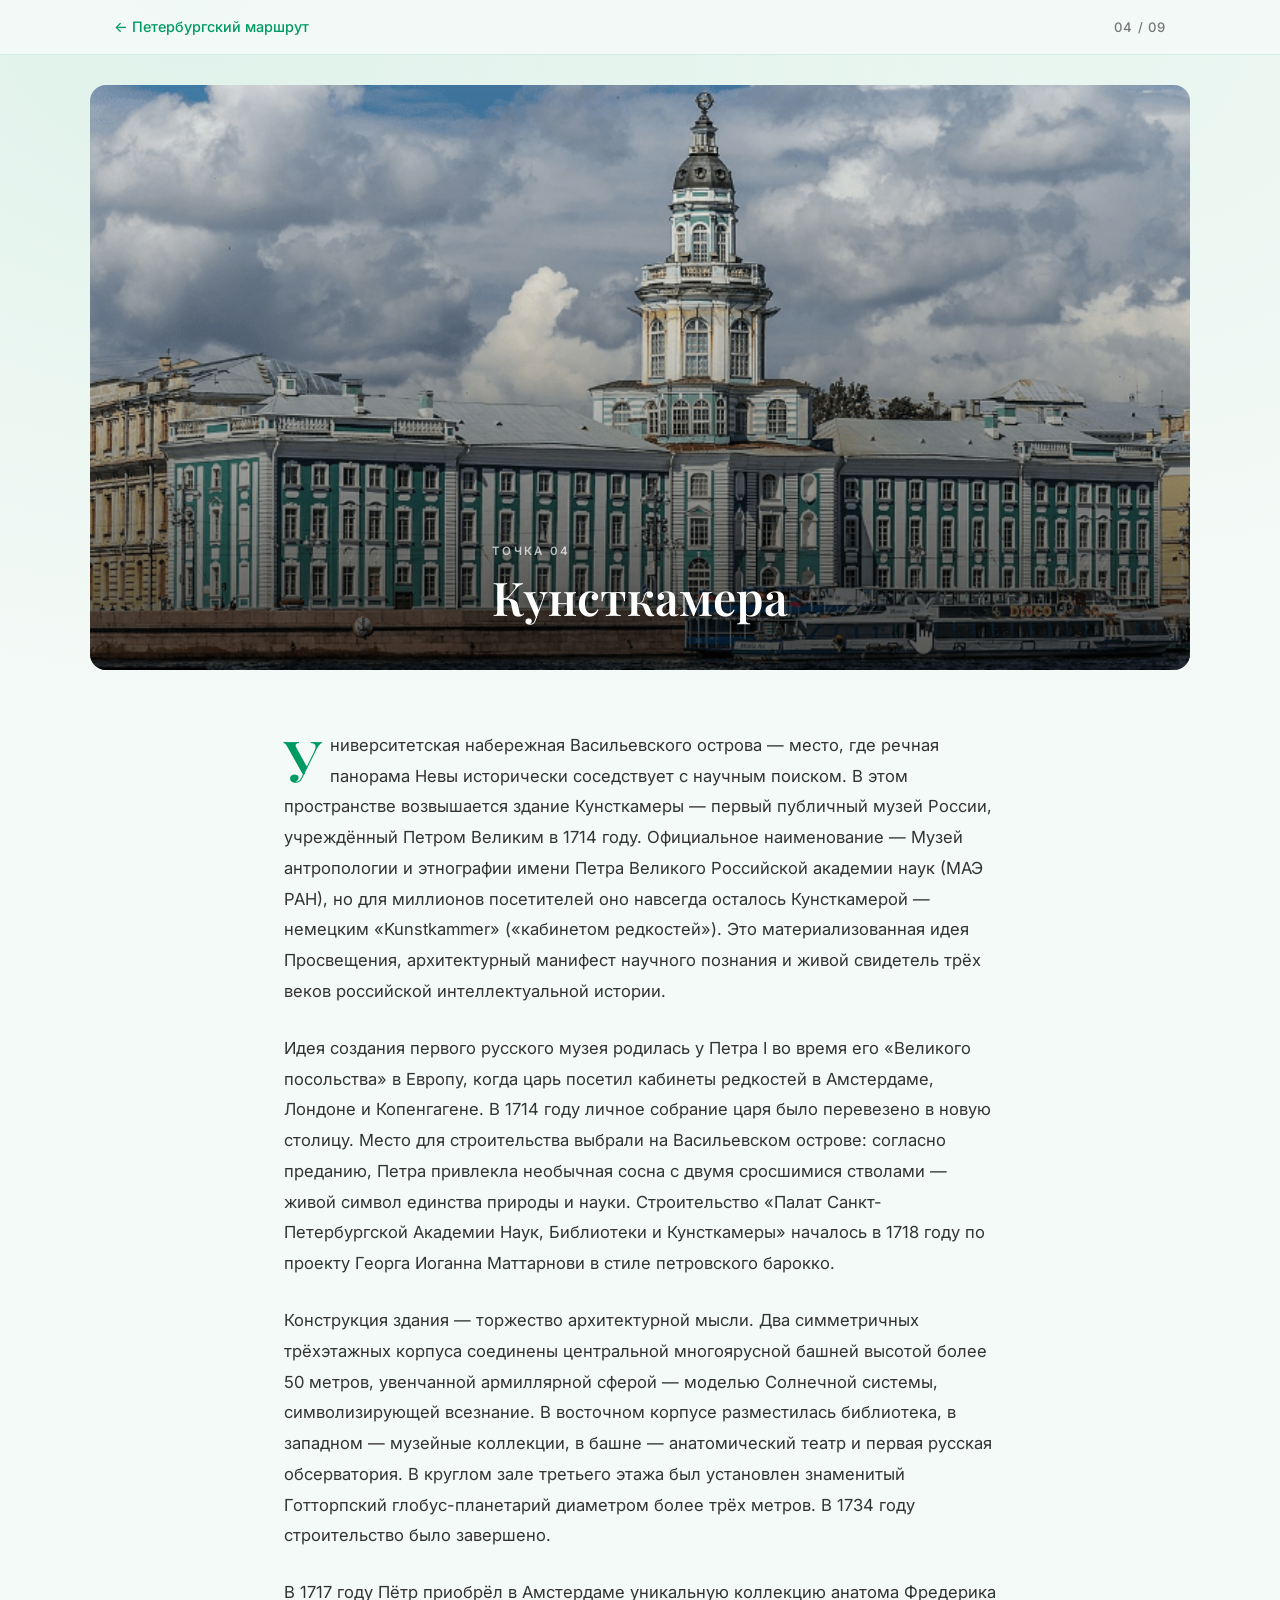
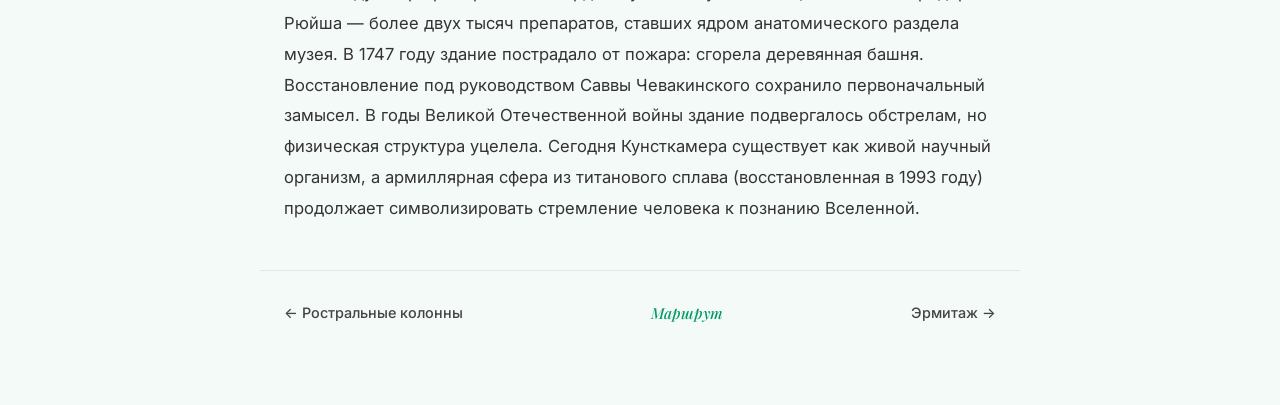
<file: pages/kunstkamera.html>
<!DOCTYPE html>
<html lang="ru">
<head>
    <meta charset="UTF-8">
    <meta name="viewport" content="width=device-width, initial-scale=1.0">
    <title>Кунсткамера — Петербургский маршрут</title>
    <link rel="preconnect" href="https://fonts.googleapis.com">
    <link rel="preconnect" href="https://fonts.gstatic.com" crossorigin>
    <link rel="stylesheet" href="../css/index.css?v=3">
</head>
<body>

    <nav class="site-nav">
        <div class="nav-inner">
            <a class="nav-back" href="../index.html">&#8592; Петербургский маршрут</a>
            <span class="nav-page-num">04 / 09</span>
        </div>
    </nav>

    <div class="detail-hero">
        <img src="../img/img_5cdb340119dc0.png" alt="Кунсткамера">
        <div class="detail-hero-overlay">
            <div class="container">
                <p class="header-eyebrow">Точка 04</p>
                <h1>Кунсткамера</h1>
            </div>
        </div>
    </div>

    <article class="detail-article">
        <p>Университетская набережная Васильевского острова — место, где речная панорама Невы исторически соседствует с научным поиском. В этом пространстве возвышается здание Кунсткамеры — первый публичный музей России, учреждённый Петром Великим в 1714 году. Официальное наименование — Музей антропологии и этнографии имени Петра Великого Российской академии наук (МАЭ РАН), но для миллионов посетителей оно навсегда осталось Кунсткамерой — немецким «Kunstkammer» («кабинетом редкостей»). Это материализованная идея Просвещения, архитектурный манифест научного познания и живой свидетель трёх веков российской интеллектуальной истории.</p>
        <p>Идея создания первого русского музея родилась у Петра I во время его «Великого посольства» в Европу, когда царь посетил кабинеты редкостей в Амстердаме, Лондоне и Копенгагене. В 1714 году личное собрание царя было перевезено в новую столицу. Место для строительства выбрали на Васильевском острове: согласно преданию, Петра привлекла необычная сосна с двумя сросшимися стволами — живой символ единства природы и науки. Строительство «Палат Санкт-Петербургской Академии Наук, Библиотеки и Кунсткамеры» началось в 1718 году по проекту Георга Иоганна Маттарнови в стиле петровского барокко.</p>
        <p>Конструкция здания — торжество архитектурной мысли. Два симметричных трёхэтажных корпуса соединены центральной многоярусной башней высотой более 50 метров, увенчанной армиллярной сферой — моделью Солнечной системы, символизирующей всезнание. В восточном корпусе разместилась библиотека, в западном — музейные коллекции, в башне — анатомический театр и первая русская обсерватория. В круглом зале третьего этажа был установлен знаменитый Готторпский глобус-планетарий диаметром более трёх метров. В 1734 году строительство было завершено.</p>
        <p>В 1717 году Пётр приобрёл в Амстердаме уникальную коллекцию анатома Фредерика Рюйша — более двух тысяч препаратов, ставших ядром анатомического раздела музея. В 1747 году здание пострадало от пожара: сгорела деревянная башня. Восстановление под руководством Саввы Чевакинского сохранило первоначальный замысел. В годы Великой Отечественной войны здание подвергалось обстрелам, но физическая структура уцелела. Сегодня Кунсткамера существует как живой научный организм, а армиллярная сфера из титанового сплава (восстановленная в 1993 году) продолжает символизировать стремление человека к познанию Вселенной.</p>
    </article>

    <nav class="detail-pagination">
        <a href="rostral.html">&#8592; Ростральные колонны</a>
        <a class="home-link" href="../index.html">Маршрут</a>
        <a href="hermitage.html">Эрмитаж &#8594;</a>
    </nav>

</body>
</html>
</file>
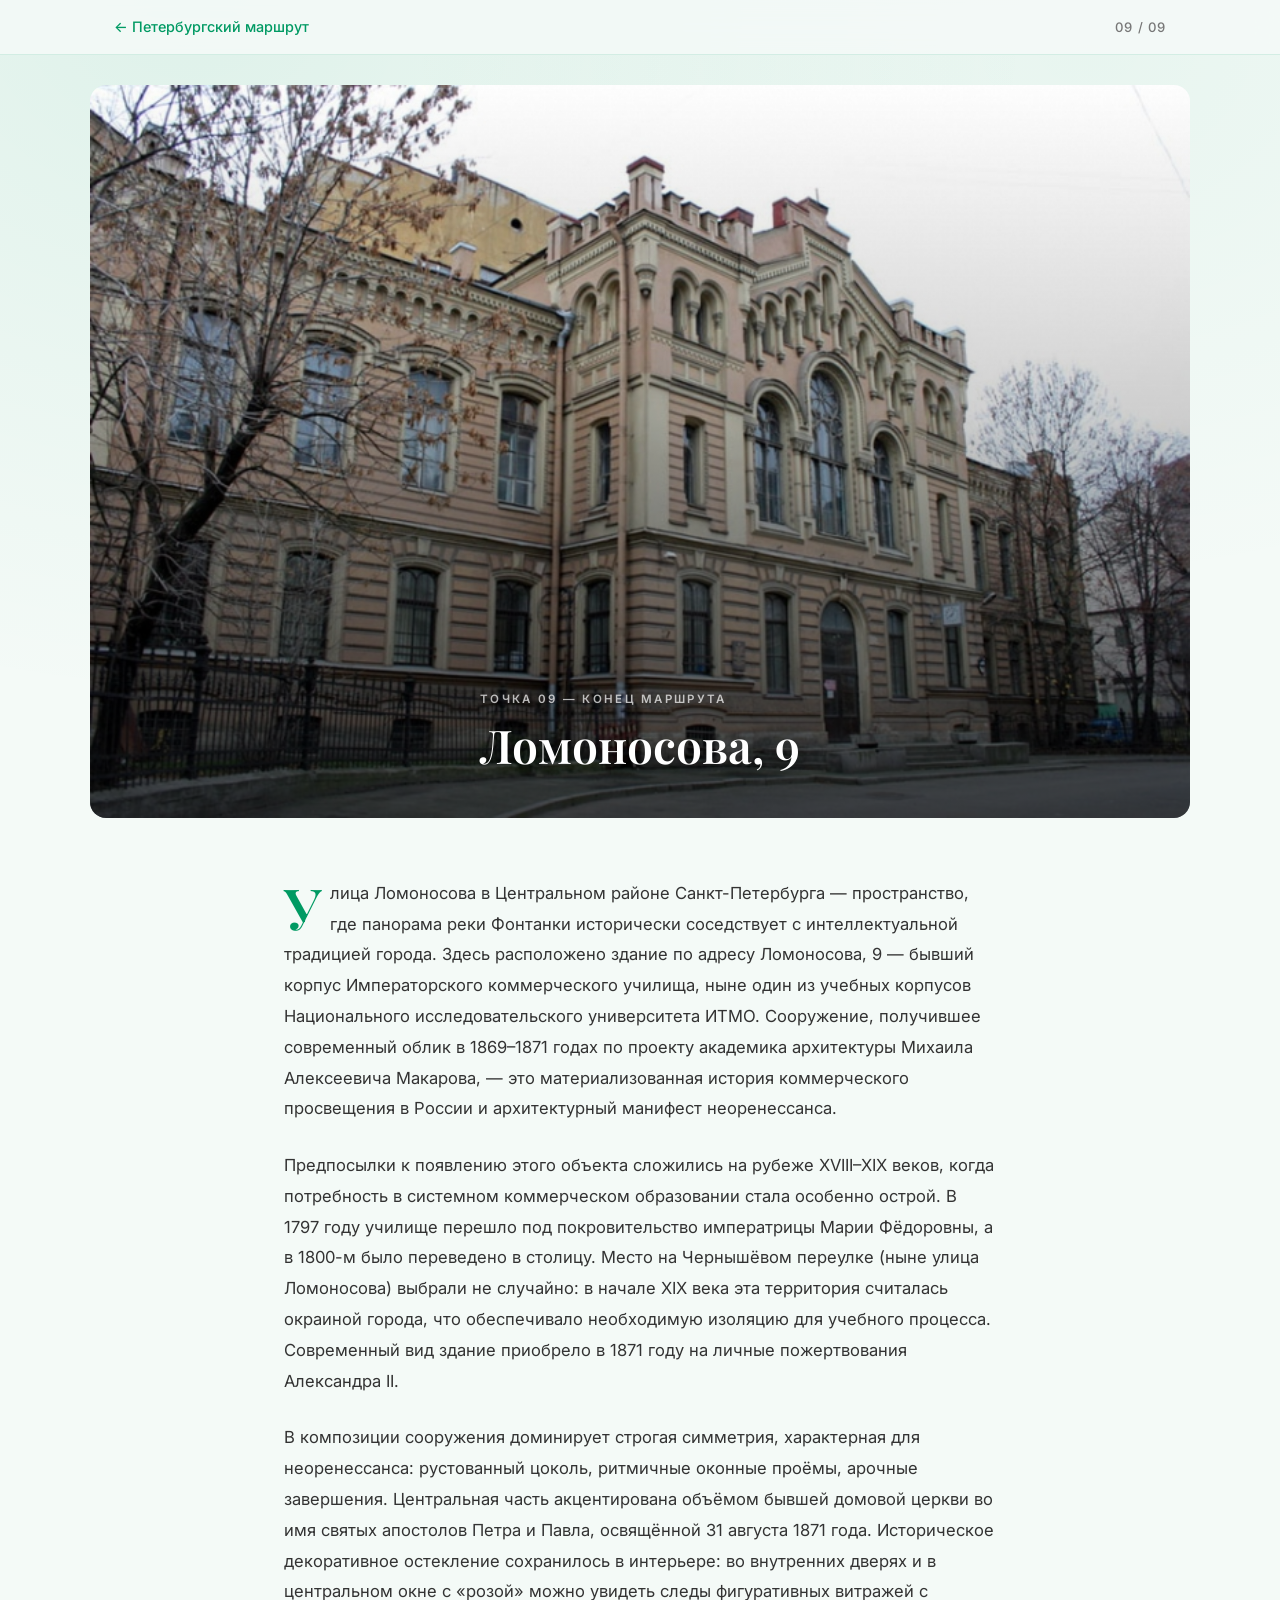
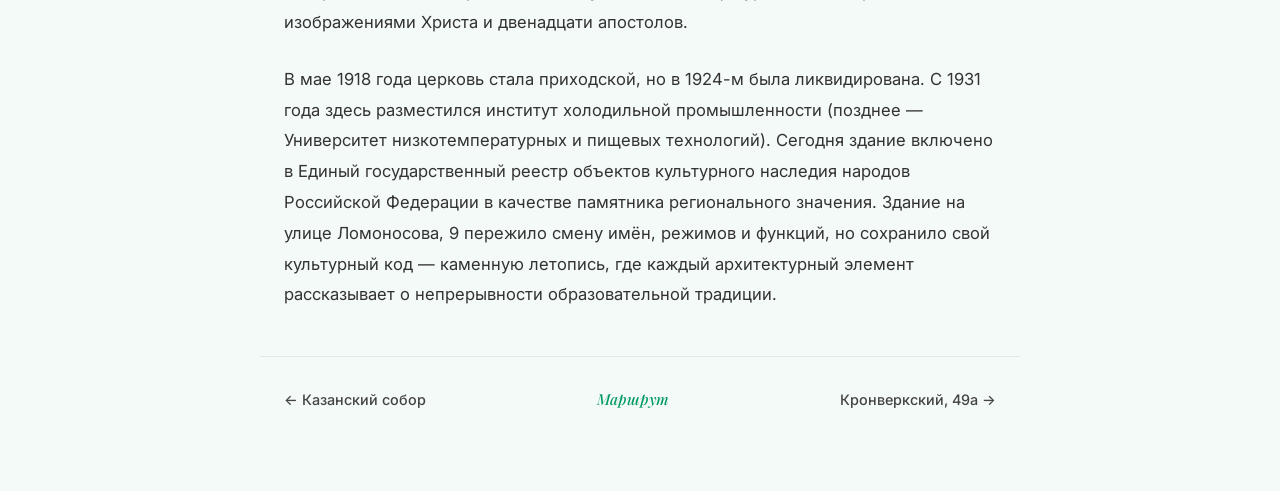
<file: pages/lomonosova.html>
<!DOCTYPE html>
<html lang="ru">
<head>
    <meta charset="UTF-8">
    <meta name="viewport" content="width=device-width, initial-scale=1.0">
    <title>Ломоносова, 9 — Петербургский маршрут</title>
    <link rel="preconnect" href="https://fonts.googleapis.com">
    <link rel="preconnect" href="https://fonts.gstatic.com" crossorigin>
    <link rel="stylesheet" href="../css/index.css?v=3">
</head>
<body>

    <nav class="site-nav">
        <div class="nav-inner">
            <a class="nav-back" href="../index.html">&#8592; Петербургский маршрут</a>
            <span class="nav-page-num">09 / 09</span>
        </div>
    </nav>

    <div class="detail-hero">
        <img src="../img/p8272.jpg" alt="Ломоносова, 9">
        <div class="detail-hero-overlay">
            <div class="container">
                <p class="header-eyebrow">Точка 09 — Конец маршрута</p>
                <h1>Ломоносова, 9</h1>
            </div>
        </div>
    </div>

    <article class="detail-article">
        <p>Улица Ломоносова в Центральном районе Санкт-Петербурга — пространство, где панорама реки Фонтанки исторически соседствует с интеллектуальной традицией города. Здесь расположено здание по адресу Ломоносова, 9 — бывший корпус Императорского коммерческого училища, ныне один из учебных корпусов Национального исследовательского университета ИТМО. Сооружение, получившее современный облик в 1869–1871 годах по проекту академика архитектуры Михаила Алексеевича Макарова, — это материализованная история коммерческого просвещения в России и архитектурный манифест неоренессанса.</p>
        <p>Предпосылки к появлению этого объекта сложились на рубеже XVIII–XIX веков, когда потребность в системном коммерческом образовании стала особенно острой. В 1797 году училище перешло под покровительство императрицы Марии Фёдоровны, а в 1800-м было переведено в столицу. Место на Чернышёвом переулке (ныне улица Ломоносова) выбрали не случайно: в начале XIX века эта территория считалась окраиной города, что обеспечивало необходимую изоляцию для учебного процесса. Современный вид здание приобрело в 1871 году на личные пожертвования Александра II.</p>
        <p>В композиции сооружения доминирует строгая симметрия, характерная для неоренессанса: рустованный цоколь, ритмичные оконные проёмы, арочные завершения. Центральная часть акцентирована объёмом бывшей домовой церкви во имя святых апостолов Петра и Павла, освящённой 31 августа 1871 года. Историческое декоративное остекление сохранилось в интерьере: во внутренних дверях и в центральном окне с «розой» можно увидеть следы фигуративных витражей с изображениями Христа и двенадцати апостолов.</p>
        <p>В мае 1918 года церковь стала приходской, но в 1924-м была ликвидирована. С 1931 года здесь разместился институт холодильной промышленности (позднее — Университет низкотемпературных и пищевых технологий). Сегодня здание включено в Единый государственный реестр объектов культурного наследия народов Российской Федерации в качестве памятника регионального значения. Здание на улице Ломоносова, 9 пережило смену имён, режимов и функций, но сохранило свой культурный код — каменную летопись, где каждый архитектурный элемент рассказывает о непрерывности образовательной традиции.</p>
    </article>

    <nav class="detail-pagination">
        <a href="kazan.html">&#8592; Казанский собор</a>
        <a class="home-link" href="../index.html">Маршрут</a>
        <a href="kronverksky.html">Кронверкский, 49а &#8594;</a>
    </nav>

</body>
</html>
</file>
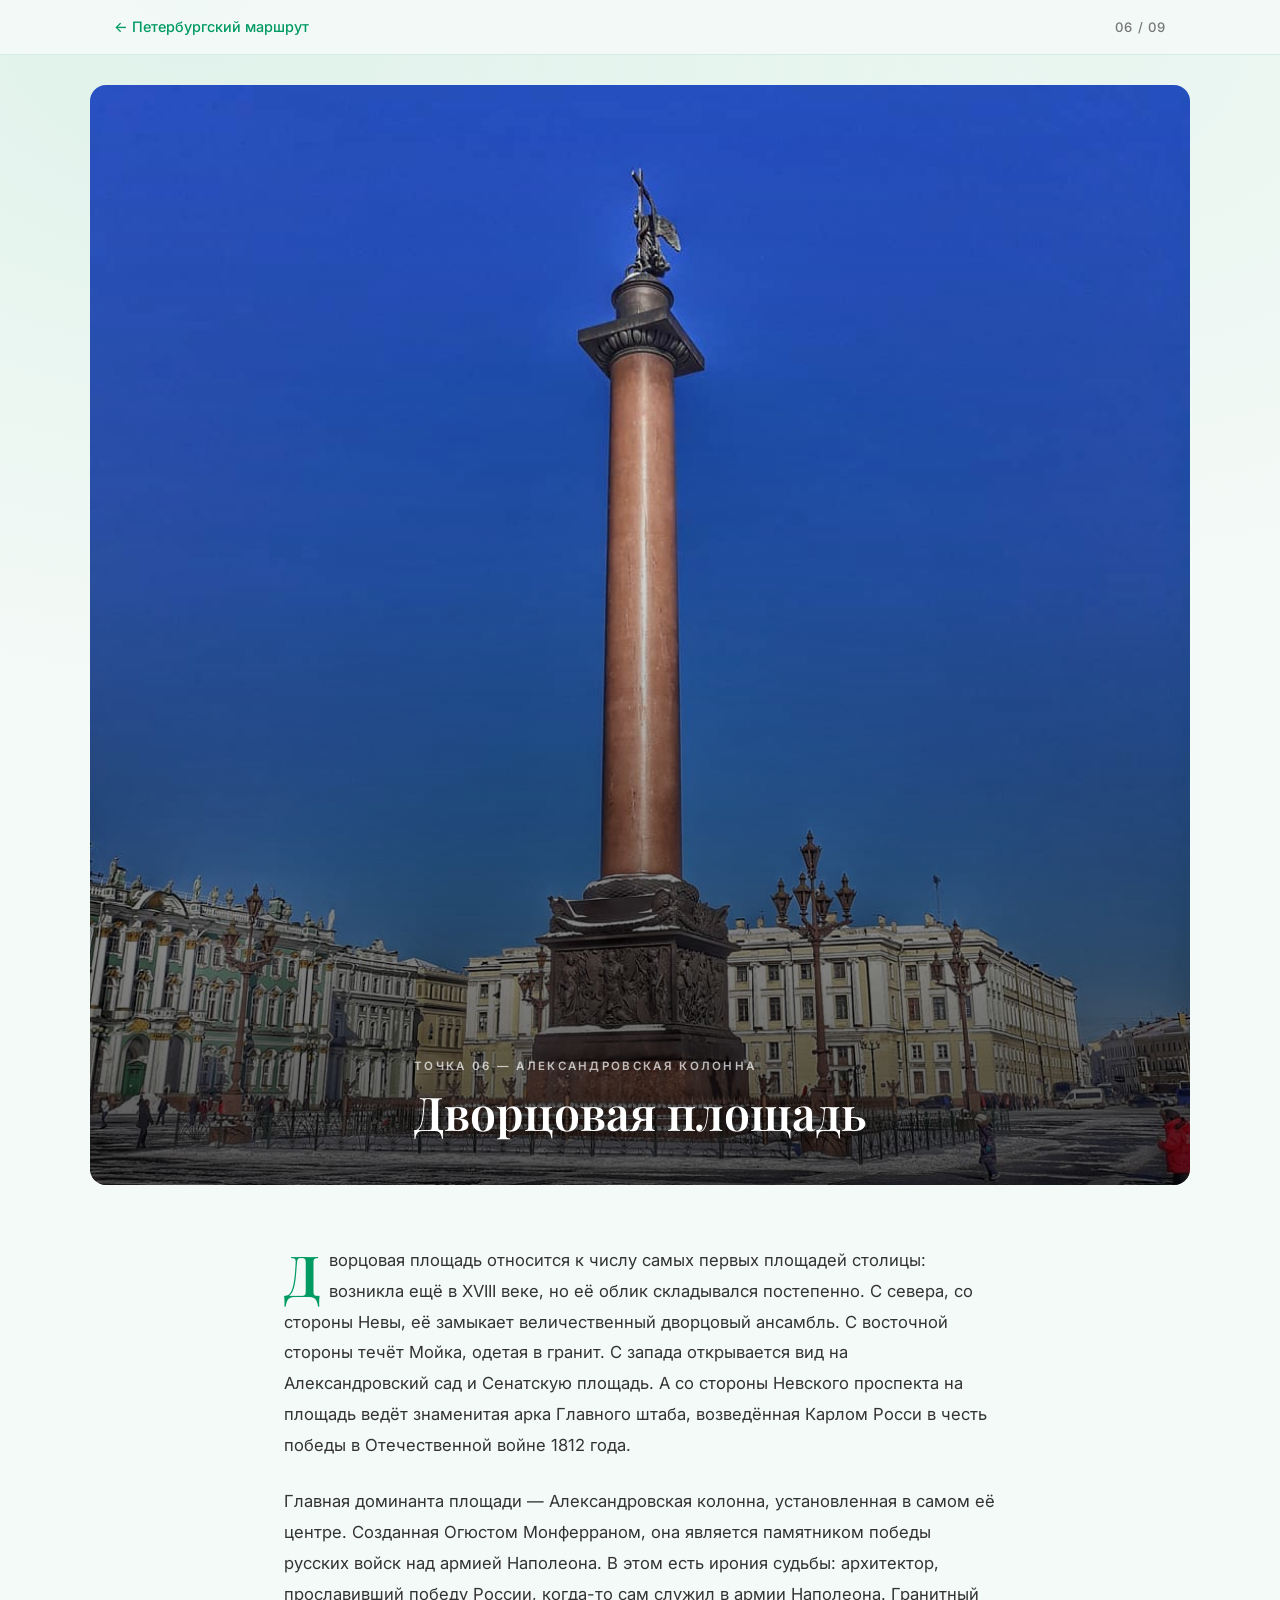
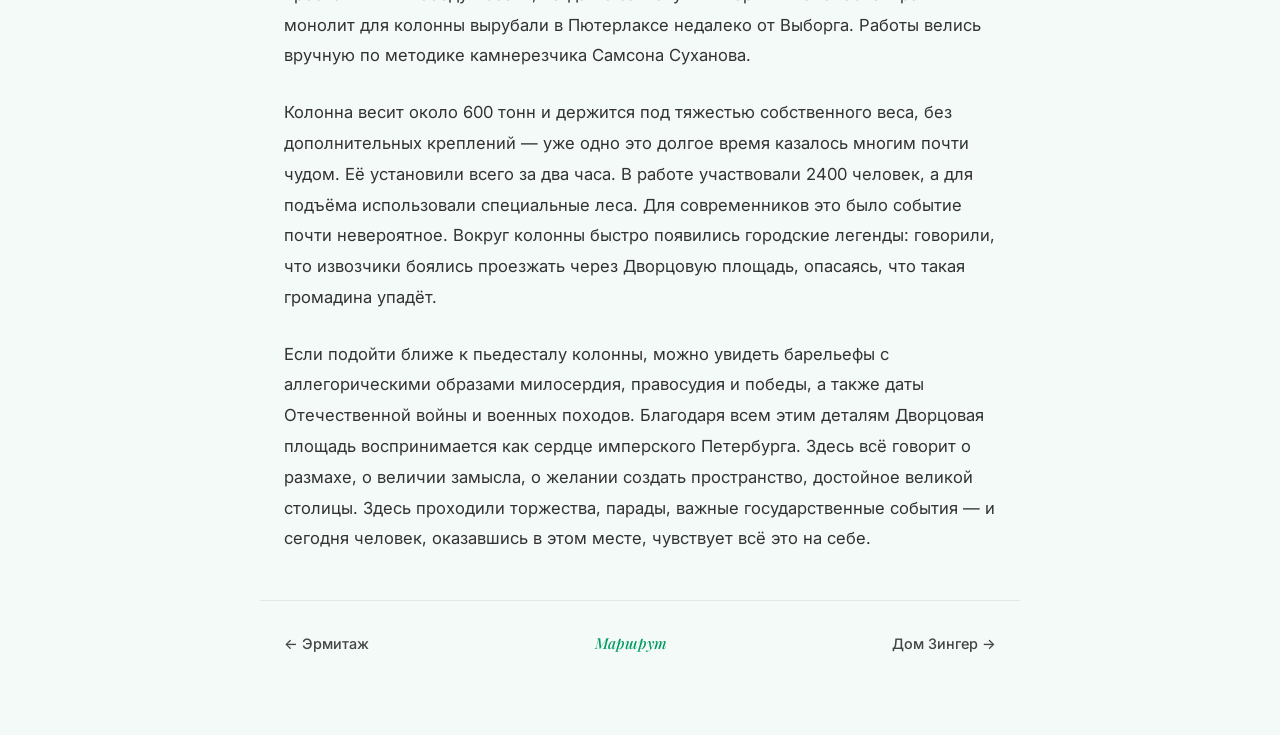
<file: pages/palace.html>
<!DOCTYPE html>
<html lang="ru">
<head>
    <meta charset="UTF-8">
    <meta name="viewport" content="width=device-width, initial-scale=1.0">
    <title>Дворцовая площадь — Петербургский маршрут</title>
    <link rel="preconnect" href="https://fonts.googleapis.com">
    <link rel="preconnect" href="https://fonts.gstatic.com" crossorigin>
    <link rel="stylesheet" href="../css/index.css?v=3">
</head>
<body>

    <nav class="site-nav">
        <div class="nav-inner">
            <a class="nav-back" href="../index.html">&#8592; Петербургский маршрут</a>
            <span class="nav-page-num">06 / 09</span>
        </div>
    </nav>

    <div class="detail-hero">
        <img src="../img/5624382538.jpg" alt="Дворцовая площадь">
        <div class="detail-hero-overlay">
            <div class="container">
                <p class="header-eyebrow">Точка 06 — Александровская колонна</p>
                <h1>Дворцовая площадь</h1>
            </div>
        </div>
    </div>

    <article class="detail-article">
        <p>Дворцовая площадь относится к числу самых первых площадей столицы: возникла ещё в XVIII веке, но её облик складывался постепенно. С севера, со стороны Невы, её замыкает величественный дворцовый ансамбль. С восточной стороны течёт Мойка, одетая в гранит. С запада открывается вид на Александровский сад и Сенатскую площадь. А со стороны Невского проспекта на площадь ведёт знаменитая арка Главного штаба, возведённая Карлом Росси в честь победы в Отечественной войне 1812 года.</p>
        <p>Главная доминанта площади — Александровская колонна, установленная в самом её центре. Созданная Огюстом Монферраном, она является памятником победы русских войск над армией Наполеона. В этом есть ирония судьбы: архитектор, прославивший победу России, когда-то сам служил в армии Наполеона. Гранитный монолит для колонны вырубали в Пютерлаксе недалеко от Выборга. Работы велись вручную по методике камнерезчика Самсона Суханова.</p>
        <p>Колонна весит около 600 тонн и держится под тяжестью собственного веса, без дополнительных креплений — уже одно это долгое время казалось многим почти чудом. Её установили всего за два часа. В работе участвовали 2400 человек, а для подъёма использовали специальные леса. Для современников это было событие почти невероятное. Вокруг колонны быстро появились городские легенды: говорили, что извозчики боялись проезжать через Дворцовую площадь, опасаясь, что такая громадина упадёт.</p>
        <p>Если подойти ближе к пьедесталу колонны, можно увидеть барельефы с аллегорическими образами милосердия, правосудия и победы, а также даты Отечественной войны и военных походов. Благодаря всем этим деталям Дворцовая площадь воспринимается как сердце имперского Петербурга. Здесь всё говорит о размахе, о величии замысла, о желании создать пространство, достойное великой столицы. Здесь проходили торжества, парады, важные государственные события — и сегодня человек, оказавшись в этом месте, чувствует всё это на себе.</p>
    </article>

    <nav class="detail-pagination">
        <a href="hermitage.html">&#8592; Эрмитаж</a>
        <a class="home-link" href="../index.html">Маршрут</a>
        <a href="singer.html">Дом Зингер &#8594;</a>
    </nav>

</body>
</html>
</file>
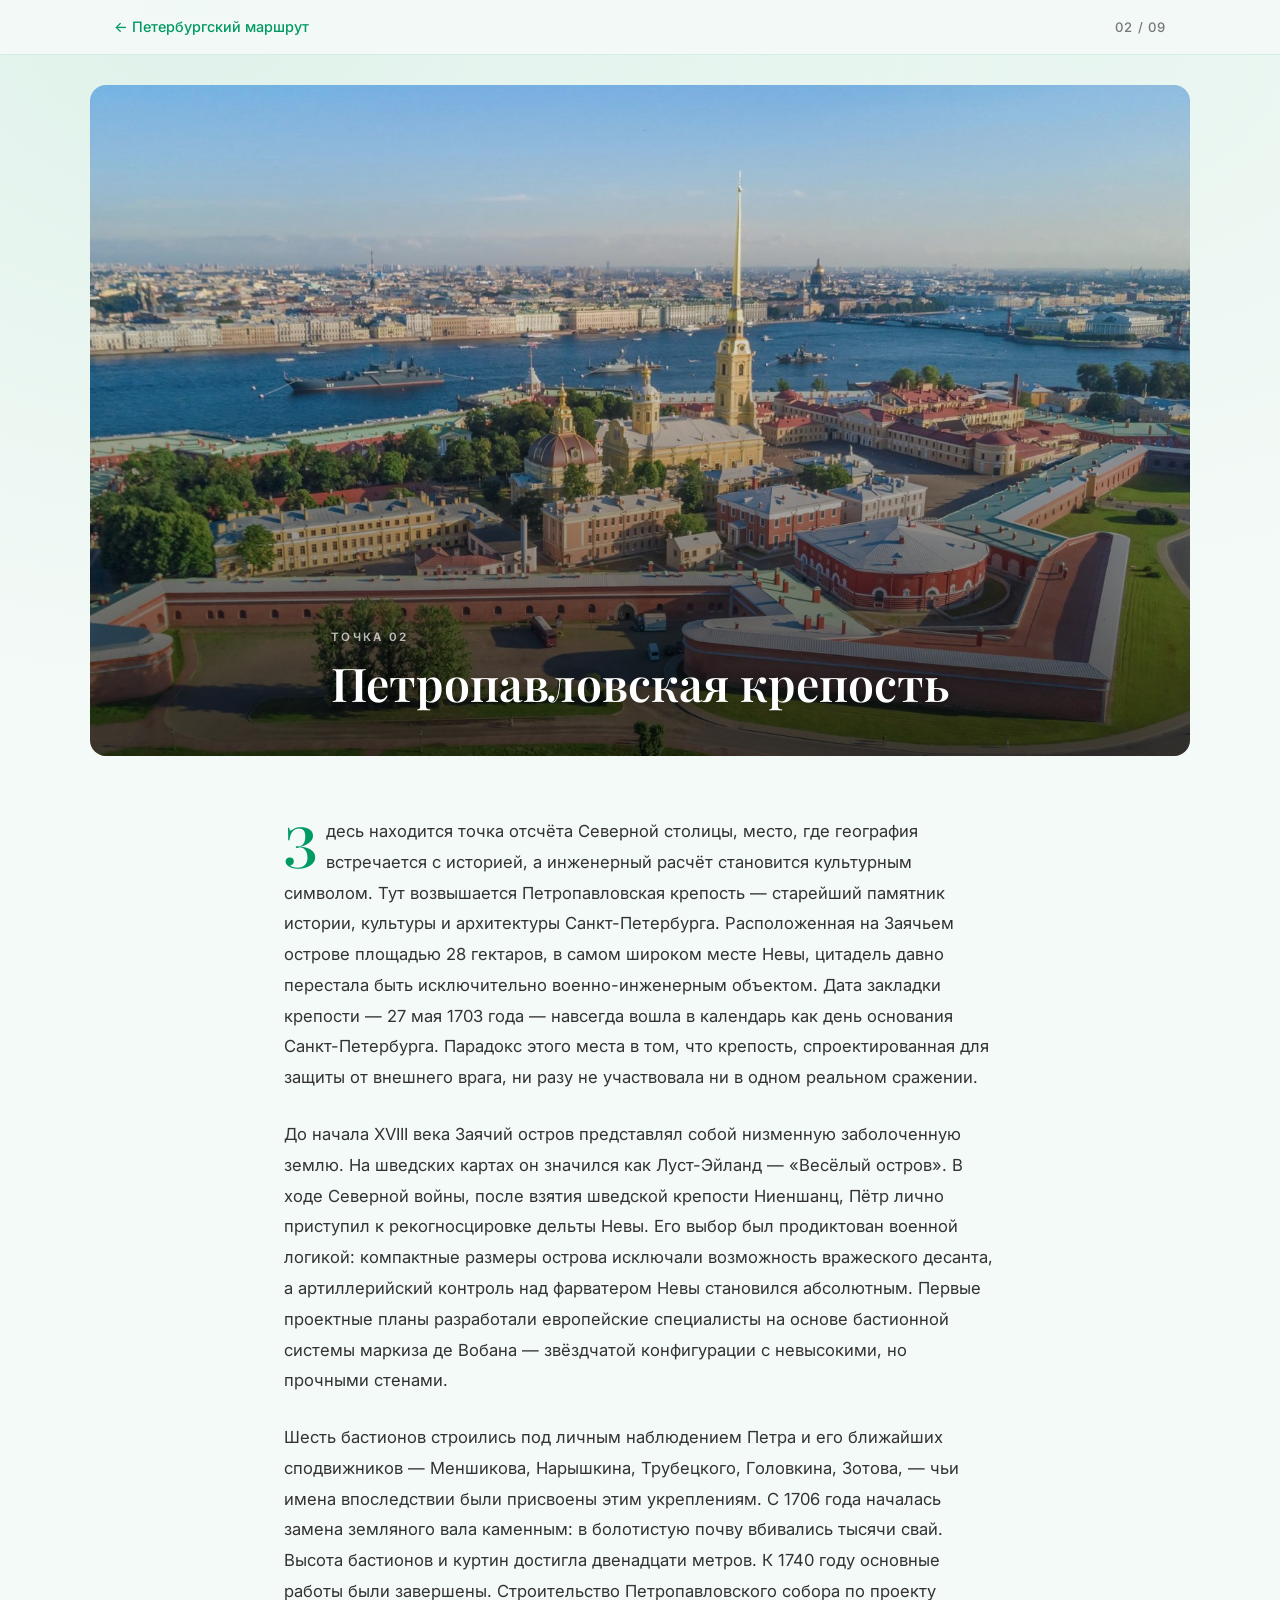
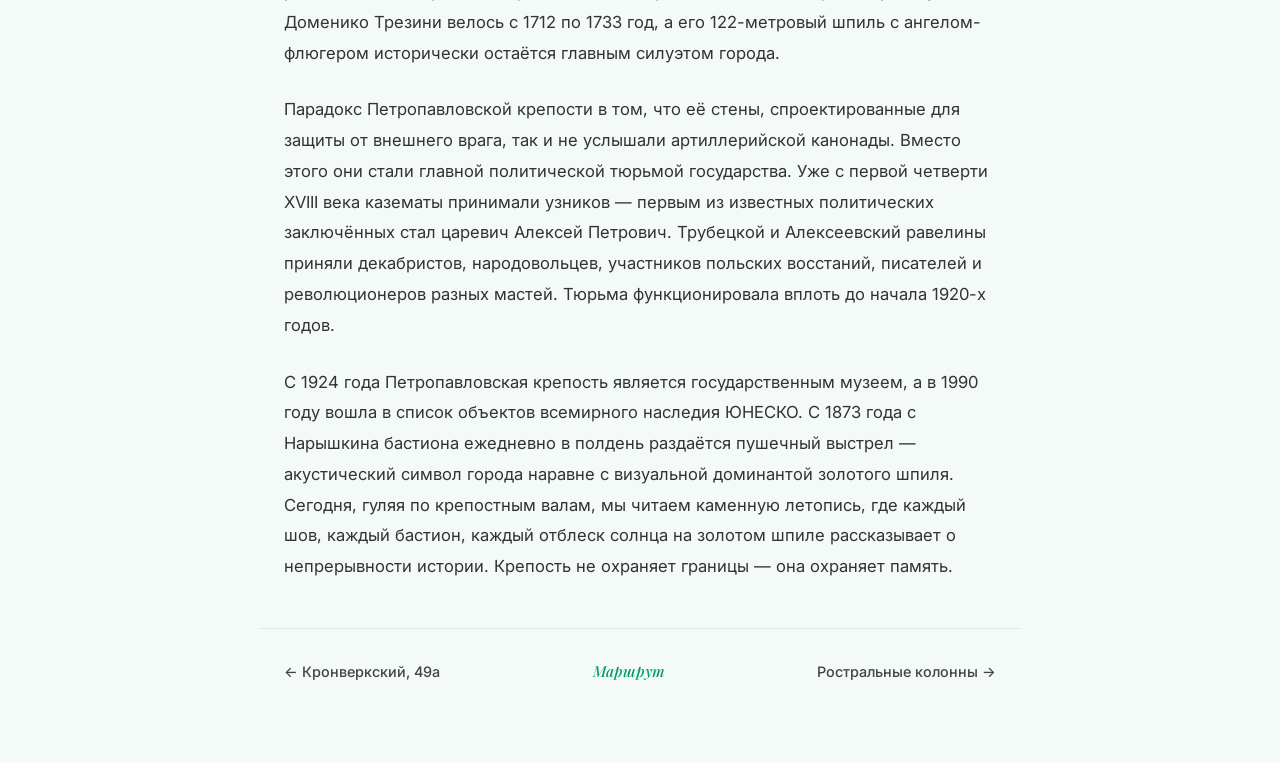
<file: pages/petropavlovsk.html>
<!DOCTYPE html>
<html lang="ru">
<head>
    <meta charset="UTF-8">
    <meta name="viewport" content="width=device-width, initial-scale=1.0">
    <title>Петропавловская крепость — Петербургский маршрут</title>
    <link rel="preconnect" href="https://fonts.googleapis.com">
    <link rel="preconnect" href="https://fonts.gstatic.com" crossorigin>
    <link rel="stylesheet" href="../css/index.css?v=3">
</head>
<body>

    <nav class="site-nav">
        <div class="nav-inner">
            <a class="nav-back" href="../index.html">&#8592; Петербургский маршрут</a>
            <span class="nav-page-num">02 / 09</span>
        </div>
    </nav>

    <div class="detail-hero">
        <img src="../img/petropavl-main-e1596915227647-1536x937.jpg" alt="Петропавловская крепость">
        <div class="detail-hero-overlay">
            <div class="container">
                <p class="header-eyebrow">Точка 02</p>
                <h1>Петропавловская крепость</h1>
            </div>
        </div>
    </div>

    <article class="detail-article">
        <p>Здесь находится точка отсчёта Северной столицы, место, где география встречается с историей, а инженерный расчёт становится культурным символом. Тут возвышается Петропавловская крепость — старейший памятник истории, культуры и архитектуры Санкт-Петербурга. Расположенная на Заячьем острове площадью 28 гектаров, в самом широком месте Невы, цитадель давно перестала быть исключительно военно-инженерным объектом. Дата закладки крепости — 27 мая 1703 года — навсегда вошла в календарь как день основания Санкт-Петербурга. Парадокс этого места в том, что крепость, спроектированная для защиты от внешнего врага, ни разу не участвовала ни в одном реальном сражении.</p>
        <p>До начала XVIII века Заячий остров представлял собой низменную заболоченную землю. На шведских картах он значился как Луст-Эйланд — «Весёлый остров». В ходе Северной войны, после взятия шведской крепости Ниеншанц, Пётр лично приступил к рекогносцировке дельты Невы. Его выбор был продиктован военной логикой: компактные размеры острова исключали возможность вражеского десанта, а артиллерийский контроль над фарватером Невы становился абсолютным. Первые проектные планы разработали европейские специалисты на основе бастионной системы маркиза де Вобана — звёздчатой конфигурации с невысокими, но прочными стенами.</p>
        <p>Шесть бастионов строились под личным наблюдением Петра и его ближайших сподвижников — Меншикова, Нарышкина, Трубецкого, Головкина, Зотова, — чьи имена впоследствии были присвоены этим укреплениям. С 1706 года началась замена земляного вала каменным: в болотистую почву вбивались тысячи свай. Высота бастионов и куртин достигла двенадцати метров. К 1740 году основные работы были завершены. Строительство Петропавловского собора по проекту Доменико Трезини велось с 1712 по 1733 год, а его 122-метровый шпиль с ангелом-флюгером исторически остаётся главным силуэтом города.</p>
        <p>Парадокс Петропавловской крепости в том, что её стены, спроектированные для защиты от внешнего врага, так и не услышали артиллерийской канонады. Вместо этого они стали главной политической тюрьмой государства. Уже с первой четверти XVIII века казематы принимали узников — первым из известных политических заключённых стал царевич Алексей Петрович. Трубецкой и Алексеевский равелины приняли декабристов, народовольцев, участников польских восстаний, писателей и революционеров разных мастей. Тюрьма функционировала вплоть до начала 1920-х годов.</p>
        <p>С 1924 года Петропавловская крепость является государственным музеем, а в 1990 году вошла в список объектов всемирного наследия ЮНЕСКО. С 1873 года с Нарышкина бастиона ежедневно в полдень раздаётся пушечный выстрел — акустический символ города наравне с визуальной доминантой золотого шпиля. Сегодня, гуляя по крепостным валам, мы читаем каменную летопись, где каждый шов, каждый бастион, каждый отблеск солнца на золотом шпиле рассказывает о непрерывности истории. Крепость не охраняет границы — она охраняет память.</p>
    </article>

    <nav class="detail-pagination">
        <a href="kronverksky.html">&#8592; Кронверкский, 49а</a>
        <a class="home-link" href="../index.html">Маршрут</a>
        <a href="rostral.html">Ростральные колонны &#8594;</a>
    </nav>

</body>
</html>
</file>
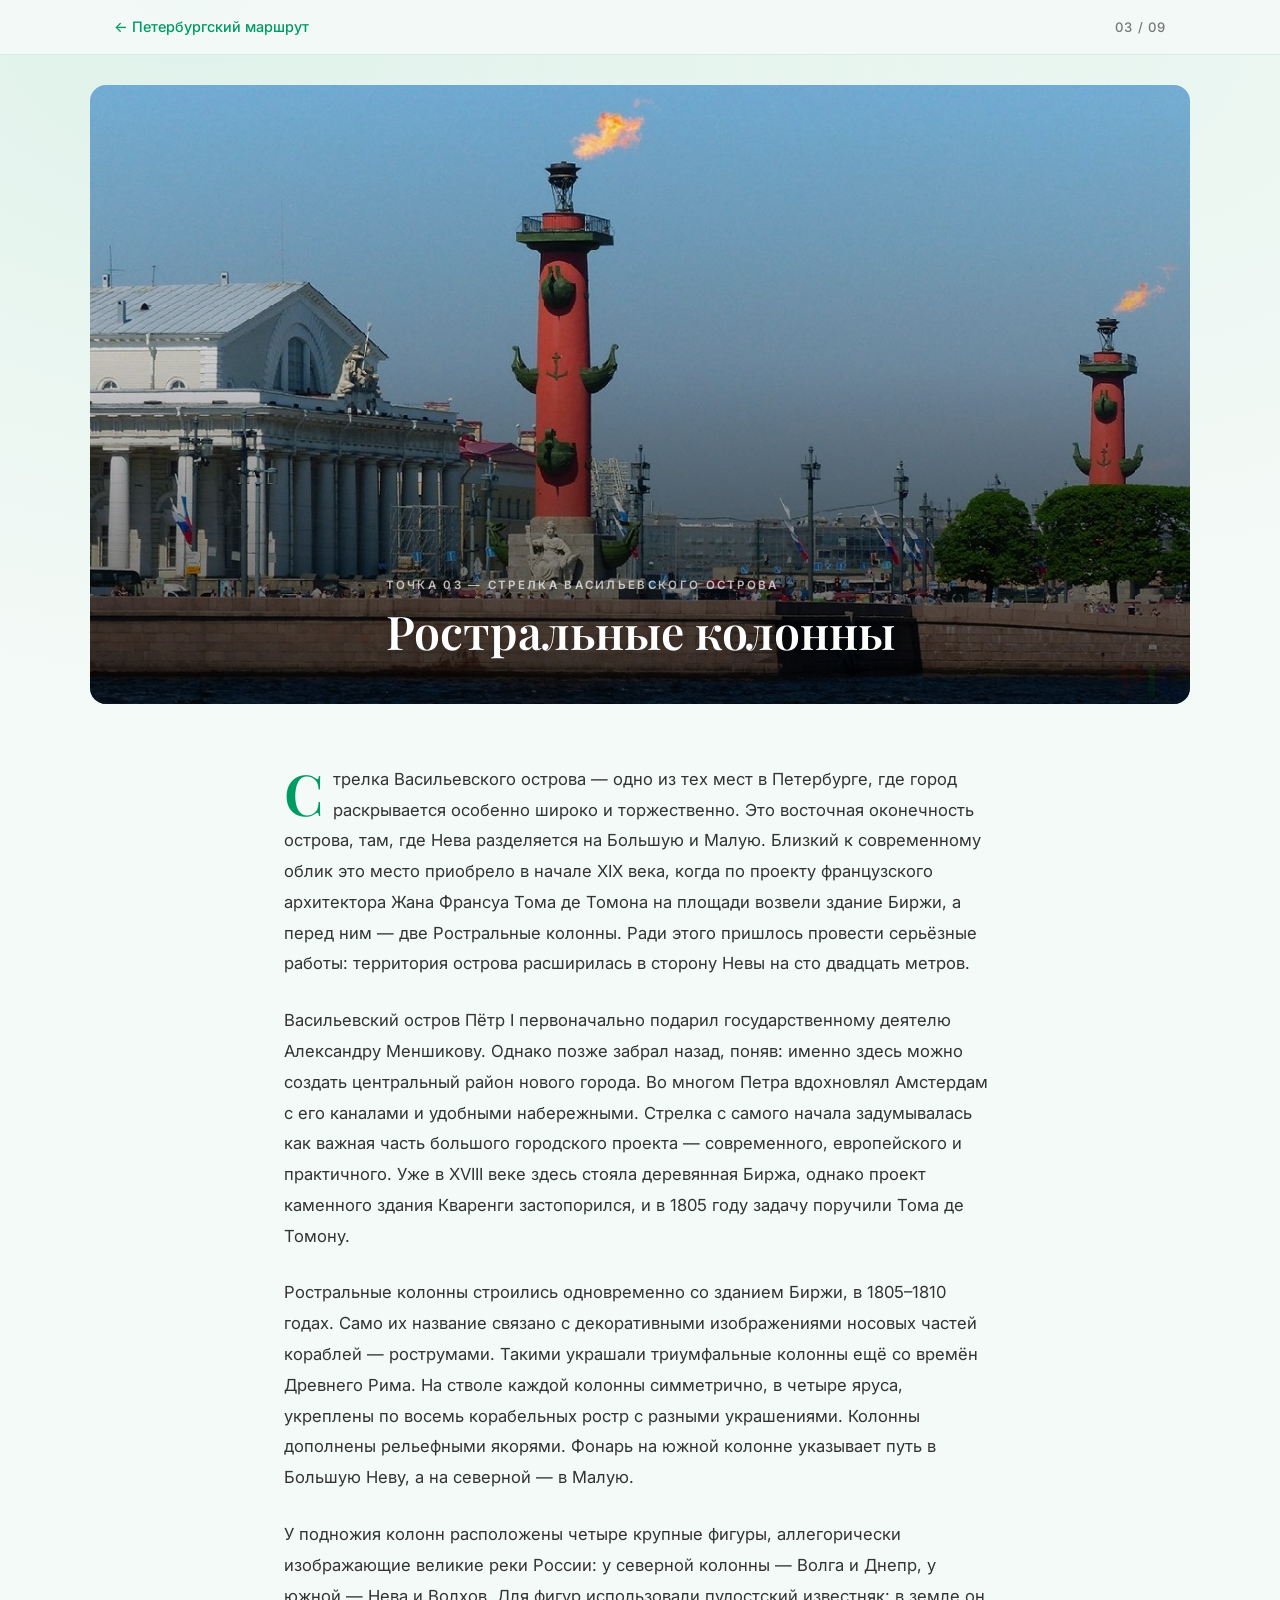
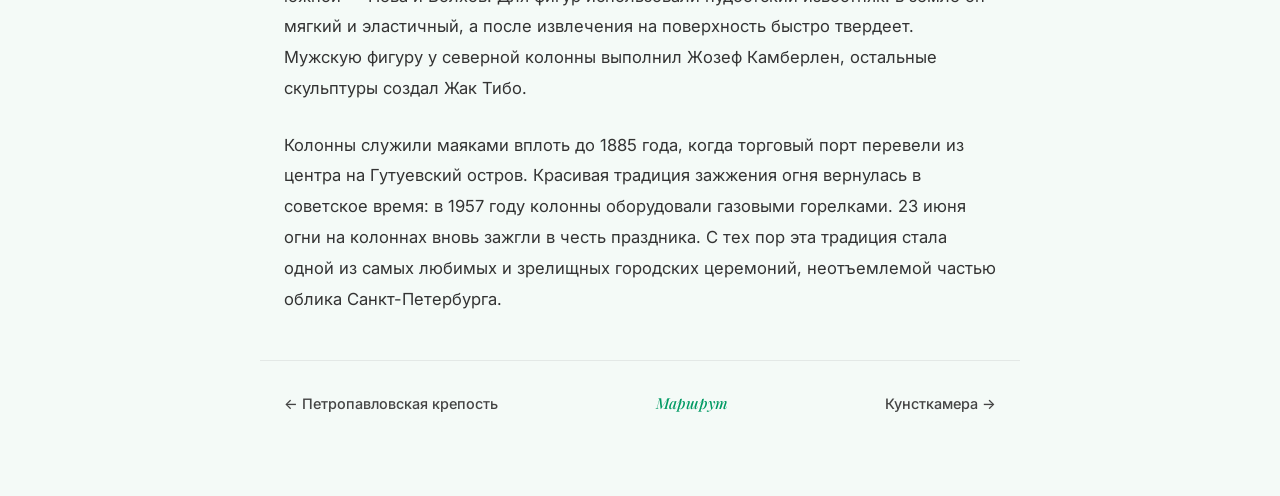
<file: pages/rostral.html>
<!DOCTYPE html>
<html lang="ru">
<head>
    <meta charset="UTF-8">
    <meta name="viewport" content="width=device-width, initial-scale=1.0">
    <title>Ростральные колонны — Петербургский маршрут</title>
    <link rel="preconnect" href="https://fonts.googleapis.com">
    <link rel="preconnect" href="https://fonts.gstatic.com" crossorigin>
    <link rel="stylesheet" href="../css/index.css?v=3">
</head>
<body>

    <nav class="site-nav">
        <div class="nav-inner">
            <a class="nav-back" href="../index.html">&#8592; Петербургский маршрут</a>
            <span class="nav-page-num">03 / 09</span>
        </div>
    </nav>

    <div class="detail-hero">
        <img src="../img/7ee628d9fce77bdc094ca226314439a9.jpg" alt="Ростральные колонны">
        <div class="detail-hero-overlay">
            <div class="container">
                <p class="header-eyebrow">Точка 03 — Стрелка Васильевского острова</p>
                <h1>Ростральные колонны</h1>
            </div>
        </div>
    </div>

    <article class="detail-article">
        <p>Стрелка Васильевского острова — одно из тех мест в Петербурге, где город раскрывается особенно широко и торжественно. Это восточная оконечность острова, там, где Нева разделяется на Большую и Малую. Близкий к современному облик это место приобрело в начале XIX века, когда по проекту французского архитектора Жана Франсуа Тома де Томона на площади возвели здание Биржи, а перед ним — две Ростральные колонны. Ради этого пришлось провести серьёзные работы: территория острова расширилась в сторону Невы на сто двадцать метров.</p>
        <p>Васильевский остров Пётр I первоначально подарил государственному деятелю Александру Меншикову. Однако позже забрал назад, поняв: именно здесь можно создать центральный район нового города. Во многом Петра вдохновлял Амстердам с его каналами и удобными набережными. Стрелка с самого начала задумывалась как важная часть большого городского проекта — современного, европейского и практичного. Уже в XVIII веке здесь стояла деревянная Биржа, однако проект каменного здания Кваренги застопорился, и в 1805 году задачу поручили Тома де Томону.</p>
        <p>Ростральные колонны строились одновременно со зданием Биржи, в 1805–1810 годах. Само их название связано с декоративными изображениями носовых частей кораблей — рострумами. Такими украшали триумфальные колонны ещё со времён Древнего Рима. На стволе каждой колонны симметрично, в четыре яруса, укреплены по восемь корабельных ростр с разными украшениями. Колонны дополнены рельефными якорями. Фонарь на южной колонне указывает путь в Большую Неву, а на северной — в Малую.</p>
        <p>У подножия колонн расположены четыре крупные фигуры, аллегорически изображающие великие реки России: у северной колонны — Волга и Днепр, у южной — Нева и Волхов. Для фигур использовали пудостский известняк: в земле он мягкий и эластичный, а после извлечения на поверхность быстро твердеет. Мужскую фигуру у северной колонны выполнил Жозеф Камберлен, остальные скульптуры создал Жак Тибо.</p>
        <p>Колонны служили маяками вплоть до 1885 года, когда торговый порт перевели из центра на Гутуевский остров. Красивая традиция зажжения огня вернулась в советское время: в 1957 году колонны оборудовали газовыми горелками. 23 июня огни на колоннах вновь зажгли в честь праздника. С тех пор эта традиция стала одной из самых любимых и зрелищных городских церемоний, неотъемлемой частью облика Санкт-Петербурга.</p>
    </article>

    <nav class="detail-pagination">
        <a href="petropavlovsk.html">&#8592; Петропавловская крепость</a>
        <a class="home-link" href="../index.html">Маршрут</a>
        <a href="kunstkamera.html">Кунсткамера &#8594;</a>
    </nav>

</body>
</html>
</file>
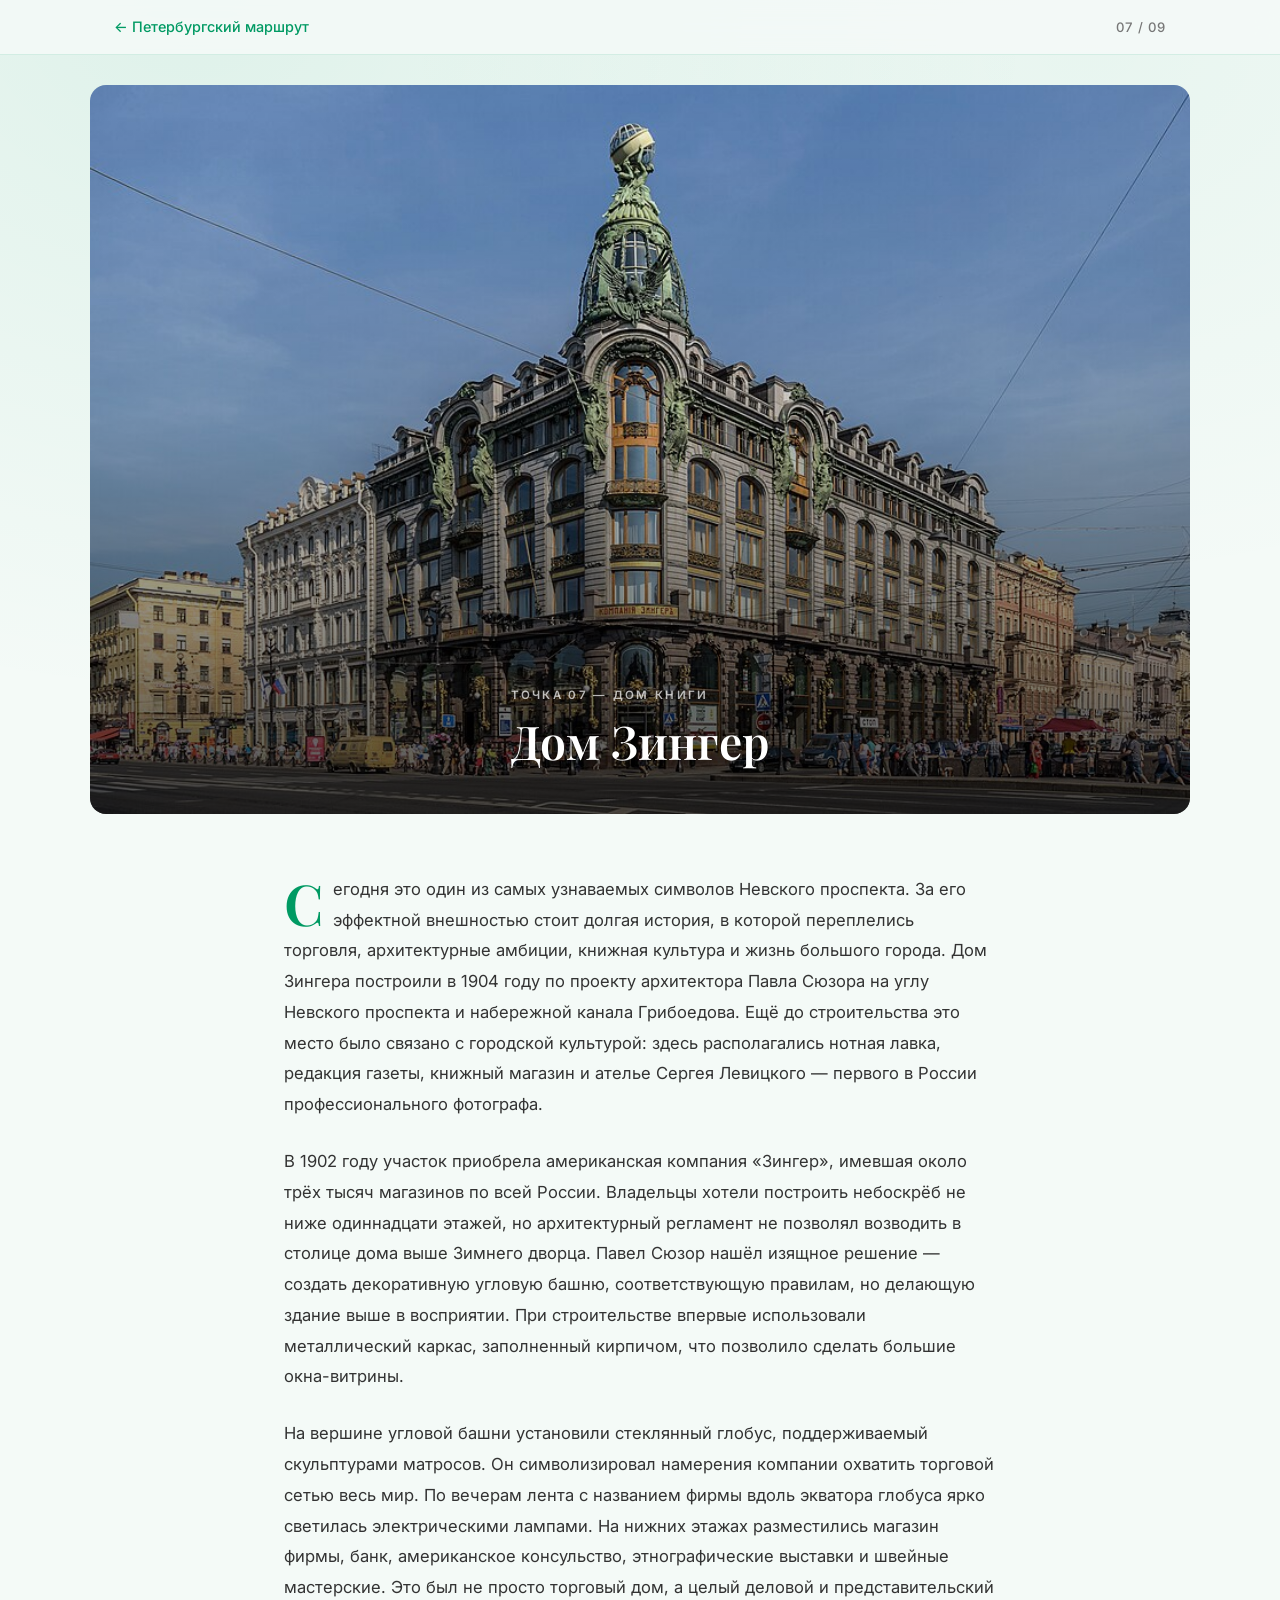
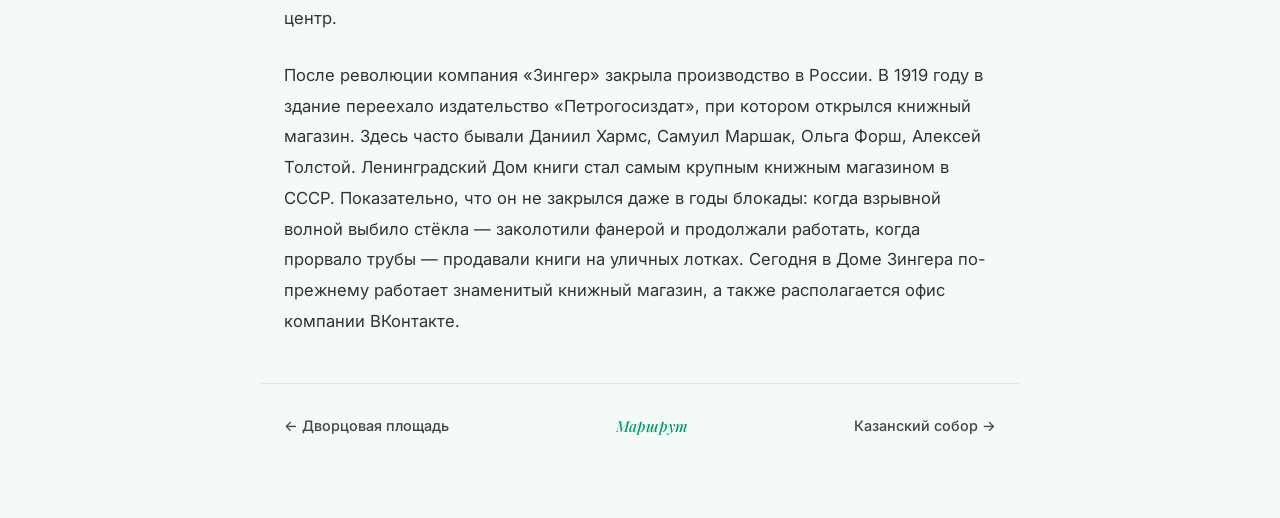
<file: pages/singer.html>
<!DOCTYPE html>
<html lang="ru">
<head>
    <meta charset="UTF-8">
    <meta name="viewport" content="width=device-width, initial-scale=1.0">
    <title>Дом Зингер — Петербургский маршрут</title>
    <link rel="preconnect" href="https://fonts.googleapis.com">
    <link rel="preconnect" href="https://fonts.gstatic.com" crossorigin>
    <link rel="stylesheet" href="../css/index.css?v=3">
</head>
<body>

    <nav class="site-nav">
        <div class="nav-inner">
            <a class="nav-back" href="../index.html">&#8592; Петербургский маршрут</a>
            <span class="nav-page-num">07 / 09</span>
        </div>
    </nav>

    <div class="detail-hero">
        <img src="../img/Singer_House_SPB_01.jpg" alt="Дом Зингер">
        <div class="detail-hero-overlay">
            <div class="container">
                <p class="header-eyebrow">Точка 07 — Дом книги</p>
                <h1>Дом Зингер</h1>
            </div>
        </div>
    </div>

    <article class="detail-article">
        <p>Сегодня это один из самых узнаваемых символов Невского проспекта. За его эффектной внешностью стоит долгая история, в которой переплелись торговля, архитектурные амбиции, книжная культура и жизнь большого города. Дом Зингера построили в 1904 году по проекту архитектора Павла Сюзора на углу Невского проспекта и набережной канала Грибоедова. Ещё до строительства это место было связано с городской культурой: здесь располагались нотная лавка, редакция газеты, книжный магазин и ателье Сергея Левицкого — первого в России профессионального фотографа.</p>
        <p>В 1902 году участок приобрела американская компания «Зингер», имевшая около трёх тысяч магазинов по всей России. Владельцы хотели построить небоскрёб не ниже одиннадцати этажей, но архитектурный регламент не позволял возводить в столице дома выше Зимнего дворца. Павел Сюзор нашёл изящное решение — создать декоративную угловую башню, соответствующую правилам, но делающую здание выше в восприятии. При строительстве впервые использовали металлический каркас, заполненный кирпичом, что позволило сделать большие окна-витрины.</p>
        <p>На вершине угловой башни установили стеклянный глобус, поддерживаемый скульптурами матросов. Он символизировал намерения компании охватить торговой сетью весь мир. По вечерам лента с названием фирмы вдоль экватора глобуса ярко светилась электрическими лампами. На нижних этажах разместились магазин фирмы, банк, американское консульство, этнографические выставки и швейные мастерские. Это был не просто торговый дом, а целый деловой и представительский центр.</p>
        <p>После революции компания «Зингер» закрыла производство в России. В 1919 году в здание переехало издательство «Петрогосиздат», при котором открылся книжный магазин. Здесь часто бывали Даниил Хармс, Самуил Маршак, Ольга Форш, Алексей Толстой. Ленинградский Дом книги стал самым крупным книжным магазином в СССР. Показательно, что он не закрылся даже в годы блокады: когда взрывной волной выбило стёкла — заколотили фанерой и продолжали работать, когда прорвало трубы — продавали книги на уличных лотках. Сегодня в Доме Зингера по-прежнему работает знаменитый книжный магазин, а также располагается офис компании ВКонтакте.</p>
    </article>

    <nav class="detail-pagination">
        <a href="palace.html">&#8592; Дворцовая площадь</a>
        <a class="home-link" href="../index.html">Маршрут</a>
        <a href="kazan.html">Казанский собор &#8594;</a>
    </nav>

</body>
</html>
</file>
<file: css/index.css>
@import url('https://fonts.googleapis.com/css2?family=Playfair+Display:ital,wght@0,400;0,600;1,400&family=Inter:wght@300;400;500;600&display=swap');

:root {
    --green: #009A63;
    --green-dark: #007a4e;
    --green-pale: rgba(0, 154, 99, 0.08);
    --green-glow: rgba(0, 154, 99, 0.25);
    --text: #1a1a1a;
    --text-mid: #444;
    --text-muted: #777;
    --radius: 16px;
    --shadow: 0 4px 20px rgba(0, 0, 0, 0.07);
    --shadow-hover: 0 14px 45px rgba(0, 0, 0, 0.13);
    --ease: cubic-bezier(0.4, 0, 0.2, 1);
}

* { box-sizing: border-box; }

html { scroll-behavior: smooth; }

body {
    margin: 0;
    padding: 0;
    background: #f4faf7;
    background-image:
        radial-gradient(ellipse at 15% 0%, rgba(0, 154, 99, 0.09) 0%, transparent 55%),
        radial-gradient(ellipse at 85% 5%, rgba(0, 154, 99, 0.05) 0%, transparent 45%);
    background-attachment: fixed;
    font-family: 'Inter', -apple-system, BlinkMacSystemFont, sans-serif;
    color: var(--text);
    line-height: 1.6;
}

/* ─── NAV ─────────────────────────────────────── */

.site-nav {
    position: sticky;
    top: 0;
    z-index: 100;
    background: rgba(244, 250, 247, 0.88);
    backdrop-filter: blur(14px);
    -webkit-backdrop-filter: blur(14px);
    border-bottom: 1px solid rgba(0, 154, 99, 0.13);
}

.nav-inner {
    max-width: 1100px;
    margin: 0 auto;
    padding: 0 24px;
    height: 54px;
    display: flex;
    align-items: center;
    justify-content: space-between;
}

.nav-brand {
    font-family: 'Playfair Display', Georgia, serif;
    font-style: italic;
    font-size: 1.05em;
    color: var(--green);
    letter-spacing: 0.01em;
}

.nav-link {
    font-size: 0.85em;
    font-weight: 500;
    color: var(--text-mid);
    text-decoration: none;
    padding: 6px 16px;
    border-radius: 20px;
    border: 1px solid rgba(0, 154, 99, 0.28);
    transition: all 0.25s var(--ease);
}

.nav-link:hover {
    background: var(--green-pale);
    color: var(--green);
    border-color: var(--green);
}

/* ─── CONTAINER ───────────────────────────────── */

.container {
    max-width: 1100px;
    margin: 0 auto;
    padding: 0 24px;
}

/* ─── HERO ────────────────────────────────────── */

header {
    text-align: center;
    padding: 90px 24px 70px;
    position: relative;
    overflow: hidden;
}

header::before {
    content: '';
    position: absolute;
    inset: 0;
    background: radial-gradient(ellipse at center 20%, rgba(0, 154, 99, 0.07) 0%, transparent 65%);
    pointer-events: none;
}

.header-eyebrow {
    font-size: 0.72em;
    font-weight: 600;
    letter-spacing: 0.2em;
    text-transform: uppercase;
    color: var(--green);
    margin-bottom: 18px;
}

header h1 {
    font-family: 'Playfair Display', Georgia, serif;
    font-size: clamp(2em, 5vw, 3.5em);
    font-weight: 600;
    line-height: 1.2;
    margin: 0 0 24px 0;
    color: var(--text);
    letter-spacing: -0.01em;
}

.ornament {
    display: flex;
    align-items: center;
    justify-content: center;
    gap: 14px;
    margin: 0 auto 24px;
    max-width: 280px;
}

.ornament::before,
.ornament::after {
    content: '';
    flex: 1;
    height: 1px;
}

.ornament::before { background: linear-gradient(to right, transparent, var(--green)); }
.ornament::after  { background: linear-gradient(to left,  transparent, var(--green)); }

.ornament-diamond {
    width: 7px;
    height: 7px;
    background: var(--green);
    transform: rotate(45deg);
    flex-shrink: 0;
}

header p {
    font-family: 'Playfair Display', Georgia, serif;
    font-style: italic;
    font-size: 1.12em;
    max-width: 600px;
    margin: 0 auto;
    color: #555;
    line-height: 1.75;
}

/* ─── CONTENT GRID ────────────────────────────── */

.content-grid {
    display: grid;
    grid-template-columns: 1fr;
    gap: 26px;
    margin-top: 50px;
}

@media (min-width: 768px) {
    .content-grid {
        grid-template-columns: 1.3fr 0.7fr;
    }
}

.map-container,
.audio-container {
    background: rgba(255, 255, 255, 0.92);
    backdrop-filter: blur(8px);
    padding: 24px;
    border-radius: var(--radius);
    box-shadow: var(--shadow);
    border: 1px solid rgba(255, 255, 255, 0.9);
}

.map-container iframe {
    width: 100%;
    border: 0;
    border-radius: 10px;
    display: block;
}

.section-label {
    font-size: 0.68em;
    font-weight: 600;
    letter-spacing: 0.18em;
    text-transform: uppercase;
    color: var(--green);
    margin-bottom: 6px;
}

.timeline-title {
    font-family: 'Playfair Display', Georgia, serif;
    font-size: 1.25em;
    margin: 0 0 18px 0;
    padding-bottom: 16px;
    border-bottom: 1px solid rgba(0, 0, 0, 0.07);
    color: var(--text);
}

audio {
    width: 100%;
    margin-bottom: 18px;
    border-radius: 10px;
    accent-color: var(--green);
}

/* ─── TIMELINE ────────────────────────────────── */

.timeline-list {
    list-style: none;
    padding: 0;
    margin: 0;
    display: flex;
    flex-direction: column;
    gap: 5px;
}

.timeline-item {
    display: flex;
    align-items: center;
    padding: 6px 10px 6px 6px;
    border-radius: 10px;
    transition: background 0.2s var(--ease);
    cursor: pointer;
}

.timeline-item:hover {
    background: var(--green-pale);
}

.time-link {
    background: #ececec;
    color: #666;
    padding: 0;
    border-radius: 8px;
    font-family: 'Inter', monospace;
    font-size: 0.82em;
    font-weight: 600;
    letter-spacing: 0.04em;
    margin-right: 11px;
    cursor: pointer;
    display: inline-flex;
    align-items: center;
    justify-content: center;
    transition: all 0.22s var(--ease);
    border: none;
    width: 40px;
    height: 32px;
    flex-shrink: 0;
}

.time-link:hover {
    background: var(--green);
    color: #fff;
    transform: scale(1.06);
}

.time-link.active {
    background: var(--green);
    color: #fff;
    box-shadow: 0 2px 10px var(--green-glow);
}

.timeline-item-label {
    font-size: 0.88em;
    line-height: 1.4;
    color: var(--text-mid);
    flex: 1;
}

.timeline-item.active-track .timeline-item-label {
    color: var(--text);
    font-weight: 500;
}

/* playing bars animation */
.playing-bars {
    display: none;
    align-items: flex-end;
    gap: 2px;
    height: 14px;
    margin-left: 8px;
    flex-shrink: 0;
}

.playing-bars span {
    display: block;
    width: 3px;
    background: var(--green);
    border-radius: 2px;
    animation: bar-bounce 0.75s ease-in-out infinite;
}

.playing-bars span:nth-child(2) { animation-delay: 0.15s; }
.playing-bars span:nth-child(3) { animation-delay: 0.3s;  }

@keyframes bar-bounce {
    0%, 100% { height: 3px;  }
    50%       { height: 13px; }
}

.timeline-item.active-track .playing-bars { display: flex; }

/* ─── SECTION DIVIDER ─────────────────────────── */

.section-divider {
    display: flex;
    align-items: center;
    gap: 20px;
    margin: 72px 0 48px;
}

.section-divider::before,
.section-divider::after {
    content: '';
    flex: 1;
    height: 1px;
}

.section-divider::before { background: linear-gradient(to right, transparent, rgba(0, 154, 99, 0.35)); }
.section-divider::after  { background: linear-gradient(to left,  transparent, rgba(0, 154, 99, 0.35)); }

.section-divider-inner {
    display: flex;
    align-items: center;
    gap: 8px;
}

.section-divider-dot {
    width: 6px;
    height: 6px;
    border-radius: 50%;
    background: var(--green);
    opacity: 0.6;
}

.section-divider-dot:nth-child(2) { opacity: 1; width: 8px; height: 8px; }

/* ─── LANDMARKS ───────────────────────────────── */

.landmarks-section { margin-top: 0; }

.landmarks-section h2 {
    font-family: 'Playfair Display', Georgia, serif;
    font-size: 2em;
    font-weight: 600;
    text-align: center;
    margin: 0 0 10px 0;
    color: var(--text);
}

.section-subtitle {
    text-align: center;
    color: var(--text-muted);
    font-size: 0.92em;
    margin: 0 0 40px 0;
}

.landmarks-grid {
    display: grid;
    grid-template-columns: 1fr;
    gap: 26px;
}

@media (min-width: 768px) {
    .landmarks-grid { grid-template-columns: repeat(3, 1fr); }
}

.landmark-card {
    background: #fff;
    border-radius: var(--radius);
    overflow: hidden;
    box-shadow: var(--shadow);
    display: flex;
    flex-direction: column;
    transition: transform 0.3s var(--ease), box-shadow 0.3s var(--ease);
    border: 1px solid rgba(0, 0, 0, 0.04);
}

.landmark-card:hover {
    transform: translateY(-7px);
    box-shadow: var(--shadow-hover);
}

.card-img-wrap {
    overflow: hidden;
    height: 220px;
    position: relative;
}

.landmark-card img {
    width: 100%;
    height: 100%;
    object-fit: cover;
    transition: transform 0.4s var(--ease);
}

.landmark-card:hover img { transform: scale(1.06); }

.card-number {
    position: absolute;
    top: 12px;
    left: 12px;
    background: rgba(0, 0, 0, 0.46);
    backdrop-filter: blur(4px);
    color: #fff;
    font-size: 0.7em;
    font-weight: 600;
    letter-spacing: 0.08em;
    padding: 3px 10px;
    border-radius: 20px;
}

.landmark-card-content {
    padding: 22px 20px 24px;
    flex: 1;
    display: flex;
    flex-direction: column;
}

.landmark-card-content h3 {
    font-family: 'Playfair Display', Georgia, serif;
    margin: 0 0 10px 0;
    font-size: 1.12em;
    font-weight: 600;
    color: var(--text);
    line-height: 1.3;
}

.landmark-card-content p {
    margin: 0;
    font-size: 0.875em;
    color: var(--text-mid);
    line-height: 1.65;
    flex: 1;
}

/* ─── FOOTER ──────────────────────────────────── */

footer {
    margin-top: 80px;
    padding: 70px 20px 50px;
    background: linear-gradient(180deg, #edf8f3 0%, #e3f4ee 100%);
    border-top: 1px solid rgba(0, 154, 99, 0.14);
    text-align: center;
}

.authors-title {
    font-family: 'Playfair Display', Georgia, serif;
    font-size: 2.1em;
    font-weight: 600;
    margin: 0 0 8px 0;
    color: var(--text);
}

.authors-grid {
    display: grid;
    grid-template-columns: 1fr;
    gap: 11px 24px;
    max-width: 920px;
    margin: 34px auto;
    text-align: left;
}

@media (min-width: 768px) {
    .authors-grid { grid-template-columns: repeat(2, 1fr); }
}

.author-item {
    background: #fff;
    border-left: 3px solid var(--green);
    padding: 12px 18px;
    border-radius: 0 12px 12px 0;
    display: flex;
    justify-content: space-between;
    align-items: center;
    box-shadow: 0 2px 8px rgba(0, 0, 0, 0.04);
    transition: background 0.22s var(--ease), transform 0.22s var(--ease), box-shadow 0.22s var(--ease);
}

.author-item:hover {
    background: var(--green-pale);
    transform: translateX(4px);
    box-shadow: 0 4px 16px rgba(0, 154, 99, 0.1);
}

.author-name {
    font-size: 0.96em;
    font-weight: 500;
    color: #2c3e50;
}

.author-id {
    font-family: 'Inter', monospace;
    font-size: 0.8em;
    color: var(--green);
    background: var(--green-pale);
    padding: 3px 9px;
    border-radius: 6px;
    font-weight: 600;
}

.copyright {
    margin-top: 38px;
    font-size: 0.87em;
    color: var(--text-muted);
}

footer p {
    margin: 5px 0;
    color: #666;
}

/* ─── DETAIL PAGE ────────────────────────────── */

.landmark-card-link {
    text-decoration: none;
    color: inherit;
    display: block;
}

.nav-back {
    display: flex;
    align-items: center;
    gap: 6px;
    font-size: 0.9em;
    color: var(--green);
    text-decoration: none;
    font-weight: 500;
    transition: opacity 0.2s;
}

.nav-back:hover { opacity: 0.7; }

.nav-page-num {
    font-size: 0.82em;
    color: var(--text-muted);
    font-weight: 500;
    letter-spacing: 0.06em;
}

.detail-hero {
    position: relative;
    max-width: 1100px;
    margin: 30px auto 0;
    border-radius: var(--radius);
    overflow: hidden;
}

.detail-hero img {
    width: 100%;
    height: auto;
    display: block;
}

.detail-hero-overlay {
    position: absolute;
    inset: 0;
    background: linear-gradient(to top, rgba(0,0,0,0.68) 0%, rgba(0,0,0,0.18) 55%, transparent 100%);
    display: flex;
    align-items: flex-end;
    padding-bottom: 44px;
}

.detail-hero-overlay .container { color: #fff; }

.detail-hero-overlay .header-eyebrow {
    color: rgba(255,255,255,0.7);
    margin-bottom: 10px;
}

.detail-hero-overlay h1 {
    font-family: 'Playfair Display', Georgia, serif;
    font-size: clamp(1.8em, 4vw, 2.9em);
    font-weight: 600;
    margin: 0;
    line-height: 1.2;
    color: #fff;
    text-shadow: 0 2px 10px rgba(0,0,0,0.3);
}

.detail-article {
    max-width: 760px;
    margin: 0 auto;
    padding: 60px 24px 20px;
}

.detail-article p {
    font-size: 1.04em;
    line-height: 1.85;
    color: #333;
    margin: 0 0 26px 0;
}

.detail-article p:first-child::first-letter {
    font-family: 'Playfair Display', Georgia, serif;
    font-size: 3.4em;
    font-weight: 600;
    float: left;
    line-height: 0.78;
    padding-right: 9px;
    padding-top: 7px;
    color: var(--green);
}

.detail-pagination {
    display: flex;
    align-items: center;
    justify-content: space-between;
    max-width: 760px;
    margin: 0 auto 80px;
    padding: 30px 24px 0;
    border-top: 1px solid rgba(0, 0, 0, 0.07);
    gap: 12px;
}

.detail-pagination a {
    display: flex;
    align-items: center;
    gap: 6px;
    text-decoration: none;
    font-size: 0.9em;
    font-weight: 500;
    color: var(--text-mid);
    transition: color 0.2s;
    white-space: nowrap;
}

.detail-pagination a:hover { color: var(--green); }

.detail-pagination .home-link {
    font-family: 'Playfair Display', serif;
    font-style: italic;
    color: var(--green);
    font-size: 0.95em;
}

/* ─── SCROLL REVEAL ───────────────────────────── */

.reveal {
    opacity: 0;
    transform: translateY(26px);
    transition: opacity 0.65s var(--ease), transform 0.65s var(--ease);
}

.reveal.visible {
    opacity: 1;
    transform: translateY(0);
}

.reveal-d1 { transition-delay: 0.08s; }
.reveal-d2 { transition-delay: 0.16s; }
.reveal-d3 { transition-delay: 0.24s; }
</file>
